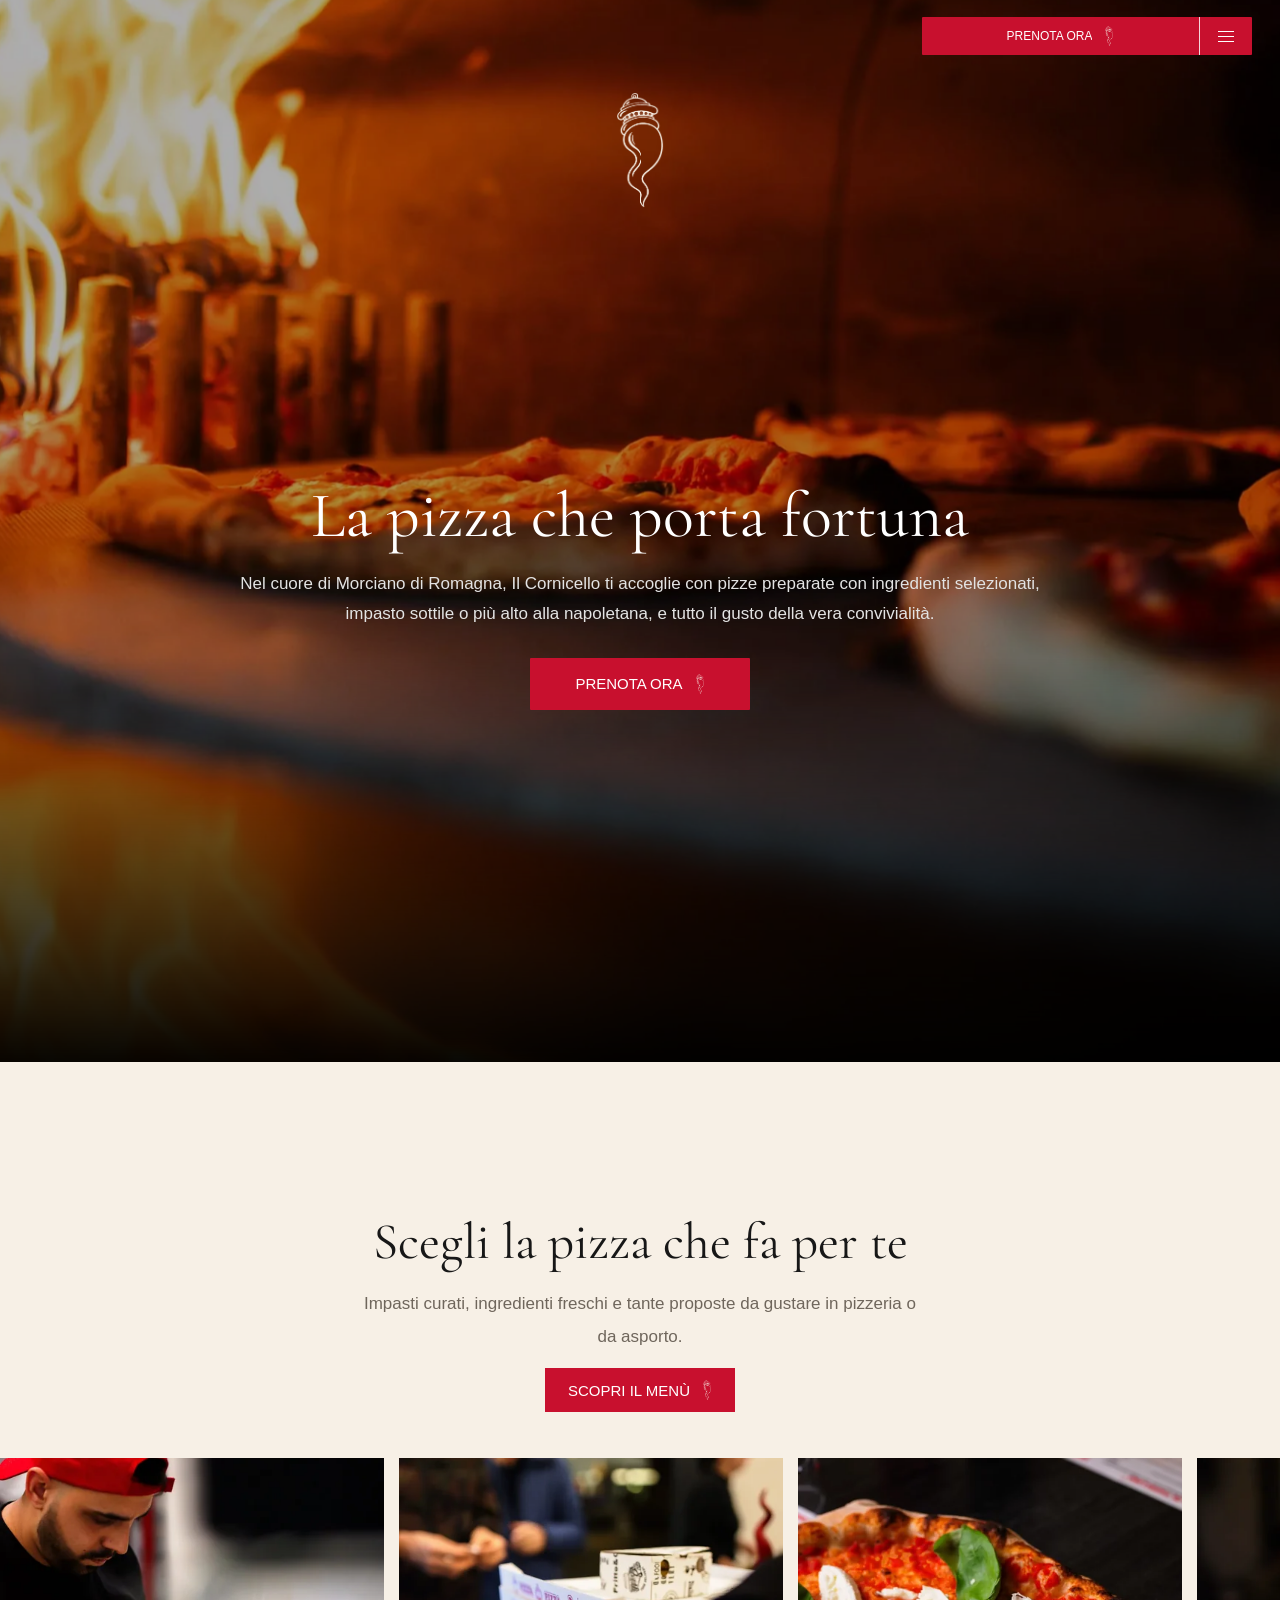
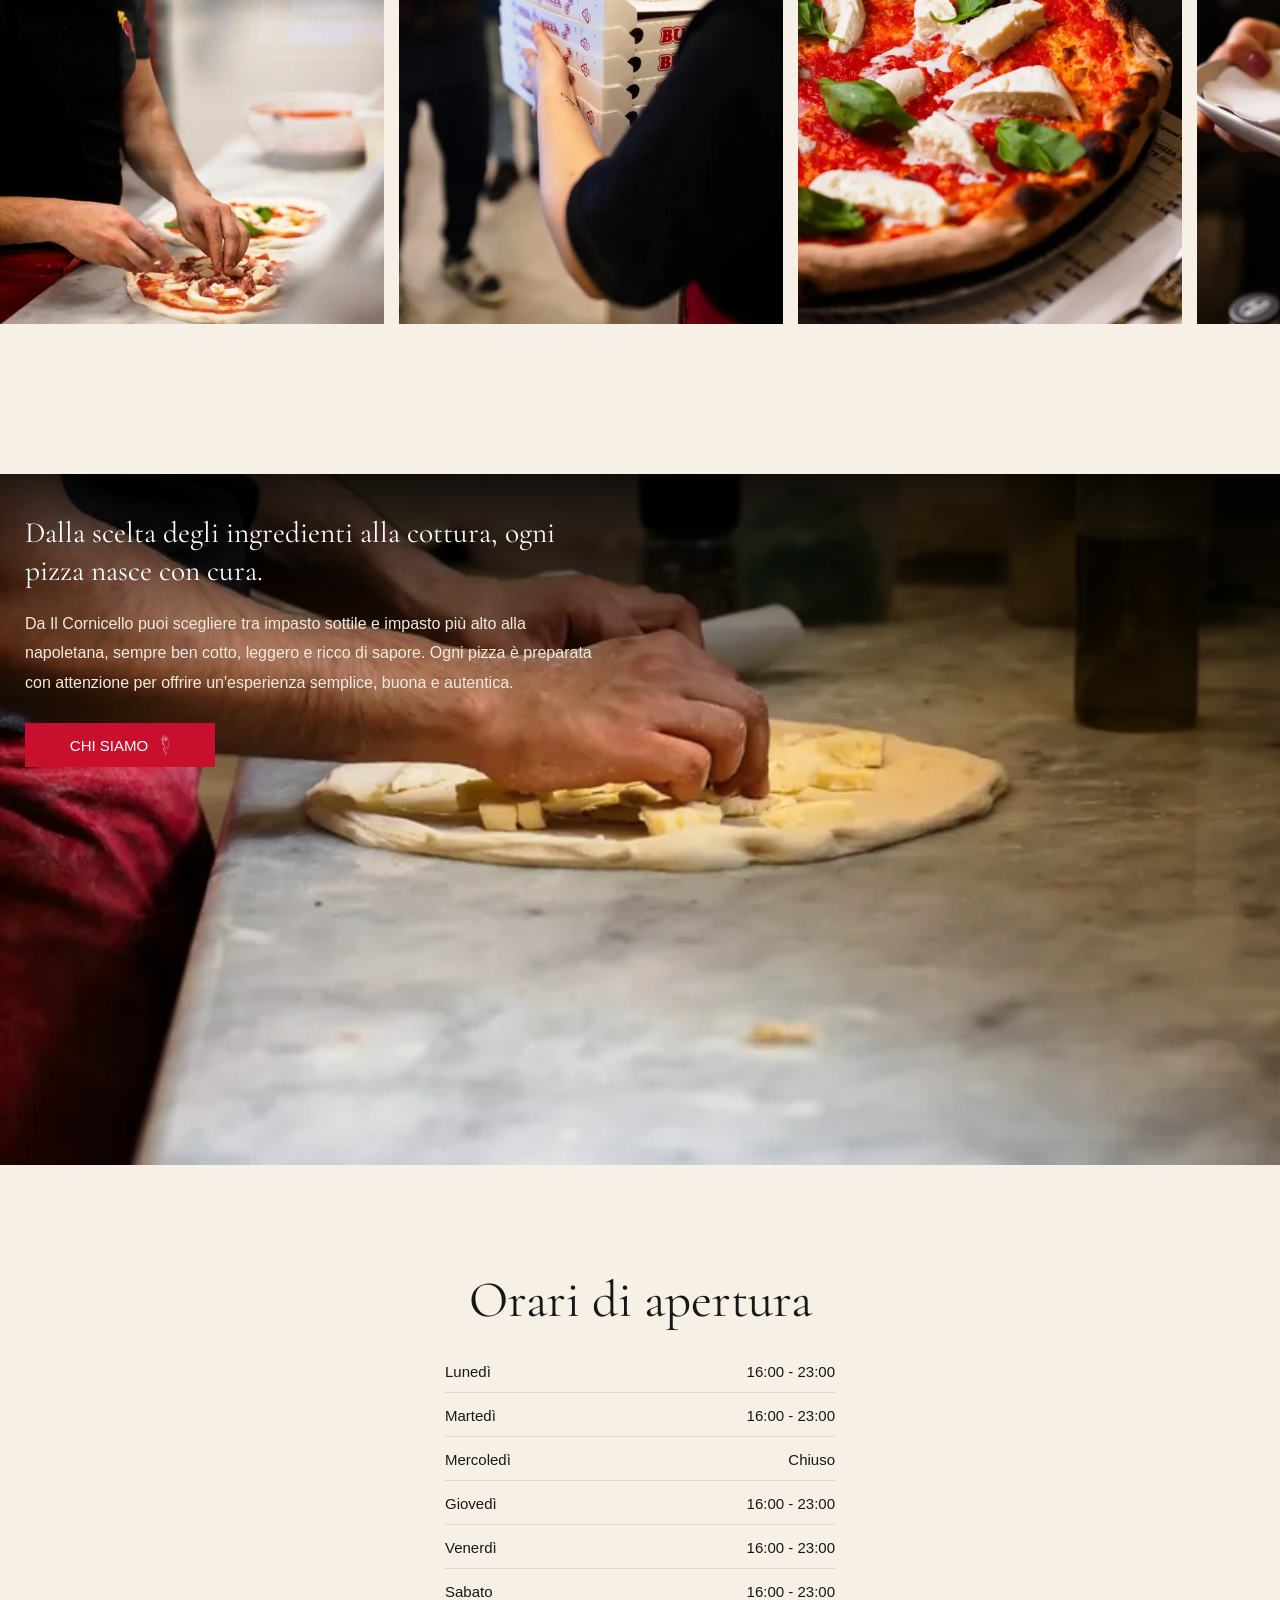
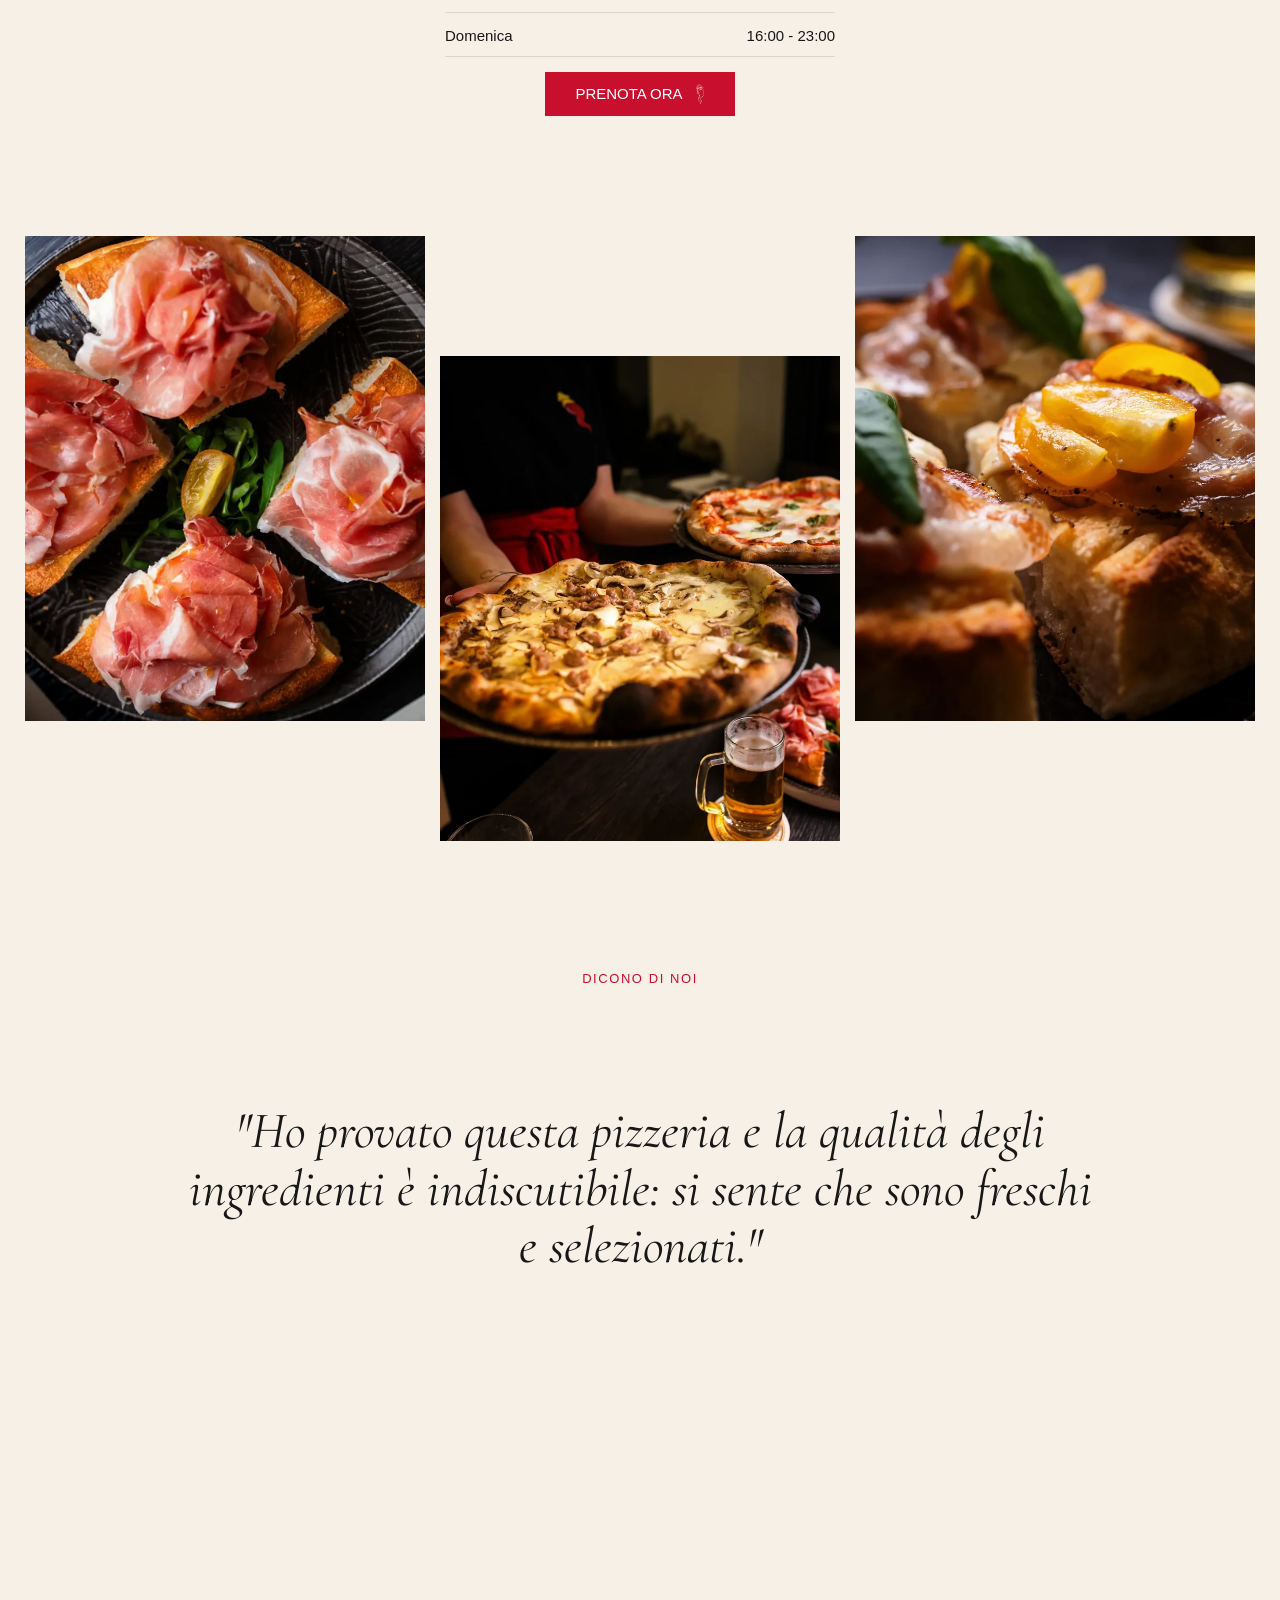
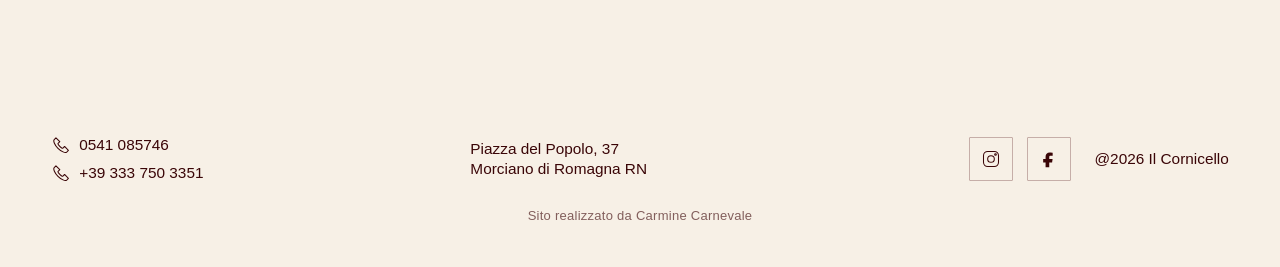
<file: index.html>
<!doctype html>
<html lang="it">
  <head>
    <!-- Google tag (gtag.js) -->
    <script async src="https://www.googletagmanager.com/gtag/js?id=G-2DTFM0SFHN"></script>
    <script>
      window.dataLayer = window.dataLayer || [];
      function gtag(){dataLayer.push(arguments);}
      gtag('js', new Date());
      gtag('config', 'G-2DTFM0SFHN');
    </script>
    <meta charset="UTF-8" />
    <meta name="viewport" content="width=device-width, initial-scale=1.0" />
    <title>Il Cornicello | Pizzeria a Morciano di Romagna</title>
    <meta name="description" content="Il Cornicello è la pizzeria a Morciano di Romagna con pizze sottili, impasto più alto alla napoletana, fritti e specialità da gustare in pizzeria o da asporto." />
    <meta name="robots" content="index, follow, max-image-preview:large" />
    <meta name="theme-color" content="#d3072f" />
    <meta name="geo.region" content="IT-RN" />
    <meta name="geo.placename" content="Morciano di Romagna" />
    <link rel="canonical" href="https://pizzeriailcornicello.it/" />
    <link rel="alternate" hreflang="it-IT" href="https://pizzeriailcornicello.it/" />
    <link rel="alternate" hreflang="x-default" href="https://pizzeriailcornicello.it/" />
    <link rel="icon" href="/favicon.ico" sizes="any" />
    <link rel="icon" type="image/png" sizes="512x512" href="/assets/favicon.png" />
    <link rel="apple-touch-icon" href="/assets/favicon.png" />
    <link rel="manifest" href="manifest.webmanifest" />
    <link rel="image_src" href="https://pizzeriailcornicello.it/assets/link-preview.png" />
    <meta property="og:type" content="restaurant" />
    <meta property="og:locale" content="it_IT" />
    <meta property="og:site_name" content="Il Cornicello" />
    <meta property="og:title" content="Il Cornicello | Pizzeria a Morciano di Romagna" />
    <meta property="og:description" content="Pizze sottili, impasto più alto alla napoletana, fritti e specialità da gustare in pizzeria o da asporto a Morciano di Romagna." />
    <meta property="og:url" content="https://pizzeriailcornicello.it/" />
    <meta property="og:image" content="https://pizzeriailcornicello.it/assets/link-preview.png" />
    <meta property="og:image:type" content="image/png" />
    <meta property="og:image:width" content="1200" />
    <meta property="og:image:height" content="1200" />
    <meta property="og:image:alt" content="Logo Il Cornicello" />
    <meta name="twitter:card" content="summary_large_image" />
    <meta name="twitter:title" content="Il Cornicello | Pizzeria a Morciano di Romagna" />
    <meta name="twitter:description" content="Pizze, fritti e specialità da Il Cornicello a Morciano di Romagna." />
    <meta name="twitter:image" content="https://pizzeriailcornicello.it/assets/link-preview.png" />
    <link rel="preload" as="image" href="assets/header-fire-pizza.webp?v=101" fetchpriority="high" />
    <link rel="preconnect" href="https://fonts.googleapis.com" />
    <link rel="preconnect" href="https://fonts.gstatic.com" crossorigin />
    <link rel="preconnect" href="https://www.googletagmanager.com" />
    <link rel="preload" as="style" href="https://fonts.googleapis.com/css2?family=Cormorant+Garamond:wght@400;500&display=swap" onload="this.onload=null;this.rel='stylesheet'" />
    <link rel="preload" as="style" href="https://api.fontshare.com/v2/css?f[]=author@400&display=swap" onload="this.onload=null;this.rel='stylesheet'" />
    <noscript>
      <link href="https://fonts.googleapis.com/css2?family=Cormorant+Garamond:wght@400;500&display=swap" rel="stylesheet" />
      <link href="https://api.fontshare.com/v2/css?f[]=author@400&display=swap" rel="stylesheet" />
    </noscript>
    <link rel="stylesheet" href="styles.css?v=103" />
    <script type="application/ld+json">
      {
        "@context": "https://schema.org",
        "@graph": [
          {
            "@type": "WebSite",
            "@id": "https://pizzeriailcornicello.it/#website",
            "url": "https://pizzeriailcornicello.it/",
            "name": "Il Cornicello",
            "inLanguage": "it-IT"
          },
          {
            "@type": "WebPage",
            "@id": "https://pizzeriailcornicello.it/#webpage",
            "url": "https://pizzeriailcornicello.it/",
            "name": "Il Cornicello | Pizzeria a Morciano di Romagna",
            "isPartOf": {
              "@id": "https://pizzeriailcornicello.it/#website"
            },
            "primaryImageOfPage": {
              "@type": "ImageObject",
              "url": "https://pizzeriailcornicello.it/assets/link-preview.png",
              "width": 1200,
              "height": 1200
            },
            "thumbnailUrl": "https://pizzeriailcornicello.it/assets/link-preview.png",
            "inLanguage": "it-IT"
          },
          {
            "@type": "Restaurant",
            "@id": "https://pizzeriailcornicello.it/#restaurant",
            "name": "Il Cornicello",
            "url": "https://pizzeriailcornicello.it/",
            "image": "https://pizzeriailcornicello.it/assets/link-preview.png",
            "logo": "https://pizzeriailcornicello.it/assets/favicon.png",
            "servesCuisine": ["Pizza", "Pizzeria"],
            "telephone": ["+390541085746", "+393337503351"],
            "address": {
              "@type": "PostalAddress",
              "streetAddress": "Piazza del Popolo, 37",
              "postalCode": "47833",
              "addressLocality": "Morciano di Romagna",
              "addressRegion": "RN",
              "addressCountry": "IT"
            },
            "sameAs": [
              "https://www.instagram.com/pizzeria_il_cornicello/",
              "https://www.facebook.com/p/il-cornicello-61568496235045/"
            ],
            "hasMenu": "https://pizzeriailcornicello.it/assets/menu.pdf",
            "openingHoursSpecification": [
              {
                "@type": "OpeningHoursSpecification",
                "dayOfWeek": ["Monday", "Tuesday", "Thursday", "Friday", "Saturday", "Sunday"],
                "opens": "16:00",
                "closes": "23:00"
              }
            ]
          }
        ]
      }
    </script>
  </head>
  <body>
    <header class="site-header" data-header>
      <div class="header-actions">
        <a class="phone header-cta" href="https://wa.me/393773758689" target="_blank" rel="noopener noreferrer">PRENOTA ORA</a>
        <button class="menu-toggle" type="button" aria-label="Apri menu" aria-expanded="false" data-menu-toggle>
          <span></span>
          <span></span>
          <span></span>
        </button>
      </div>
    </header>

    <aside class="menu-drawer" aria-hidden="true" data-drawer>
      <div class="drawer-view drawer-view-menu" data-drawer-menu>
        <img class="drawer-logo" src="assets/outline-logo-white.webp?v=101" alt="" width="397" height="970" loading="lazy" decoding="async" />
        <nav class="drawer-links">
          <a href="#top">Home</a>
          <a href="assets/menu.pdf" type="application/pdf">Menù</a>
          <a href="chi-siamo.html">Chi siamo</a>
        </nav>
        <div class="drawer-contact">
          <p>Piazza del Popolo, 37<br />47833 Morciano di Romagna RN</p>
          <a href="tel:0541085746">
            <svg viewBox="0 0 24 24" aria-hidden="true">
              <path d="M6.6 3.8 4.3 6.1c-.8.8-.7 2.7.2 4.8 1 2.3 2.8 4.8 4.8 6.8s4.5 3.8 6.8 4.8c2.1.9 4 .9 4.8.2l2.3-2.3-5.1-5.1-2.2 2.2c-.5.5-2.4-.4-4.2-2.2s-2.7-3.7-2.2-4.2l2.2-2.2-5.1-5.1Z"></path>
            </svg>
            0541 085746
          </a>
          <a href="tel:+393337503351">
            <svg viewBox="0 0 24 24" aria-hidden="true">
              <path d="M6.6 3.8 4.3 6.1c-.8.8-.7 2.7.2 4.8 1 2.3 2.8 4.8 4.8 6.8s4.5 3.8 6.8 4.8c2.1.9 4 .9 4.8.2l2.3-2.3-5.1-5.1-2.2 2.2c-.5.5-2.4-.4-4.2-2.2s-2.7-3.7-2.2-4.2l2.2-2.2-5.1-5.1Z"></path>
            </svg>
            +39 333 750 3351
          </a>
        </div>
        <div class="drawer-socials" aria-label="Social">
          <a href="https://www.instagram.com/pizzeria_il_cornicello/?hl=en" aria-label="Instagram" target="_blank" rel="noopener noreferrer">
            <svg viewBox="0 0 24 24" aria-hidden="true">
              <rect x="3" y="3" width="18" height="18" rx="5"></rect>
              <circle cx="12" cy="12" r="4"></circle>
              <circle cx="17.4" cy="6.6" r="1"></circle>
            </svg>
          </a>
          <a href="https://www.facebook.com/p/il-cornicello-61568496235045/" aria-label="Facebook" target="_blank" rel="noopener noreferrer">
            <svg viewBox="0 0 24 24" aria-hidden="true">
              <path d="M14 8.2h2.4V4.4A18 18 0 0 0 13 4.2c-3.4 0-5.1 2.1-5.1 5v2.7H5v4.2h2.9V22h4.4v-5.9h3.4l.6-4.2h-4V9.6c0-.9.4-1.4 1.7-1.4Z"></path>
            </svg>
          </a>
        </div>
        <p>@2026 Il Cornicello</p>
      </div>
    </aside>

    <main id="top">
      <section class="hero" aria-label="Il Cornicello">
        <img src="assets/header-fire-pizza.webp?v=101" srcset="assets/header-fire-pizza-768.webp?v=101 768w, assets/header-fire-pizza-1200.webp?v=101 1200w, assets/header-fire-pizza.webp?v=101 1638w" sizes="100vw" alt="Pizza nel forno a legna con fiamme vive" width="1638" height="2048" fetchpriority="high" decoding="async" />
        <img class="hero-mark" src="assets/outline-logo-white.webp?v=101" alt="" width="397" height="970" decoding="async" />
        <div class="hero-copy">
          <h1 data-reveal>La pizza che porta fortuna</h1>
          <p data-reveal>Nel cuore di Morciano di Romagna, Il Cornicello ti accoglie con pizze preparate con ingredienti selezionati, impasto sottile o più alto alla napoletana, e tutto il gusto della vera convivialità.</p>
          <a class="button button-light" href="https://wa.me/393773758689" target="_blank" rel="noopener noreferrer">PRENOTA ORA</a>
        </div>
      </section>

      <section class="intro-section" id="menu">
        <div class="section-copy centered">
          <h2 data-reveal>Scegli la pizza che fa per te</h2>
          <p data-reveal>Impasti curati, ingredienti freschi e tante proposte da gustare in pizzeria o da asporto.</p>
          <a class="text-link" href="assets/menu.pdf" type="application/pdf">Scopri il menù</a>
        </div>
        <div class="marquee" aria-hidden="true" data-marquee>
          <div class="marquee-track">
            <figure><img src="assets/gallery-pizzaiolo-pizza.webp?v=101" srcset="assets/gallery-pizzaiolo-pizza-520.webp?v=101 520w, assets/gallery-pizzaiolo-pizza-900.webp?v=101 900w, assets/gallery-pizzaiolo-pizza.webp?v=101 1638w" sizes="(max-width: 700px) 74vw, 30vw" alt="" width="1638" height="2048" loading="lazy" decoding="async" /></figure>
            <figure><img src="assets/gallery-forno-pizza.webp?v=101" srcset="assets/gallery-forno-pizza-520.webp?v=101 520w, assets/gallery-forno-pizza-900.webp?v=101 900w, assets/gallery-forno-pizza.webp?v=101 1638w" sizes="(max-width: 700px) 74vw, 30vw" alt="" width="1638" height="2048" loading="lazy" decoding="async" /></figure>
            <figure><img src="assets/gallery-crostini.webp?v=101" srcset="assets/gallery-crostini-520.webp?v=101 520w, assets/gallery-crostini-900.webp?v=101 900w, assets/gallery-crostini.webp?v=101 1638w" sizes="(max-width: 700px) 74vw, 30vw" alt="" width="1638" height="2048" loading="lazy" decoding="async" /></figure>
            <figure><img src="assets/gallery-fritti-birra.webp?v=101" srcset="assets/gallery-fritti-birra-520.webp?v=101 520w, assets/gallery-fritti-birra-900.webp?v=101 900w, assets/gallery-fritti-birra.webp?v=101 1638w" sizes="(max-width: 700px) 74vw, 30vw" alt="" width="1638" height="2048" loading="lazy" decoding="async" /></figure>
            <figure><img src="assets/slideshow-baba.webp?v=101" srcset="assets/slideshow-baba-520.webp?v=101 520w, assets/slideshow-baba-900.webp?v=101 900w, assets/slideshow-baba.webp?v=101 1638w" sizes="(max-width: 700px) 74vw, 30vw" alt="" width="1638" height="2048" loading="lazy" decoding="async" /></figure>
            <figure><img src="assets/gallery-pizza-gialla.webp?v=101" srcset="assets/gallery-pizza-gialla-520.webp?v=101 520w, assets/gallery-pizza-gialla-900.webp?v=101 900w, assets/gallery-pizza-gialla.webp?v=101 1638w" sizes="(max-width: 700px) 74vw, 30vw" alt="" width="1638" height="2048" loading="lazy" decoding="async" /></figure>
            <figure aria-hidden="true"><img src="assets/gallery-pizzaiolo-pizza.webp?v=101" srcset="assets/gallery-pizzaiolo-pizza-520.webp?v=101 520w, assets/gallery-pizzaiolo-pizza-900.webp?v=101 900w, assets/gallery-pizzaiolo-pizza.webp?v=101 1638w" sizes="(max-width: 700px) 74vw, 30vw" alt="" width="1638" height="2048" loading="lazy" decoding="async" /></figure>
            <figure aria-hidden="true"><img src="assets/gallery-forno-pizza.webp?v=101" srcset="assets/gallery-forno-pizza-520.webp?v=101 520w, assets/gallery-forno-pizza-900.webp?v=101 900w, assets/gallery-forno-pizza.webp?v=101 1638w" sizes="(max-width: 700px) 74vw, 30vw" alt="" width="1638" height="2048" loading="lazy" decoding="async" /></figure>
            <figure aria-hidden="true"><img src="assets/gallery-crostini.webp?v=101" srcset="assets/gallery-crostini-520.webp?v=101 520w, assets/gallery-crostini-900.webp?v=101 900w, assets/gallery-crostini.webp?v=101 1638w" sizes="(max-width: 700px) 74vw, 30vw" alt="" width="1638" height="2048" loading="lazy" decoding="async" /></figure>
            <figure aria-hidden="true"><img src="assets/gallery-fritti-birra.webp?v=101" srcset="assets/gallery-fritti-birra-520.webp?v=101 520w, assets/gallery-fritti-birra-900.webp?v=101 900w, assets/gallery-fritti-birra.webp?v=101 1638w" sizes="(max-width: 700px) 74vw, 30vw" alt="" width="1638" height="2048" loading="lazy" decoding="async" /></figure>
            <figure aria-hidden="true"><img src="assets/slideshow-baba.webp?v=101" srcset="assets/slideshow-baba-520.webp?v=101 520w, assets/slideshow-baba-900.webp?v=101 900w, assets/slideshow-baba.webp?v=101 1638w" sizes="(max-width: 700px) 74vw, 30vw" alt="" width="1638" height="2048" loading="lazy" decoding="async" /></figure>
            <figure aria-hidden="true"><img src="assets/gallery-pizza-gialla.webp?v=101" srcset="assets/gallery-pizza-gialla-520.webp?v=101 520w, assets/gallery-pizza-gialla-900.webp?v=101 900w, assets/gallery-pizza-gialla.webp?v=101 1638w" sizes="(max-width: 700px) 74vw, 30vw" alt="" width="1638" height="2048" loading="lazy" decoding="async" /></figure>
          </div>
        </div>
      </section>

      <section class="story-panel" id="story">
        <img src="assets/story-ingredients-pizzaiolo.webp?v=101" srcset="assets/story-ingredients-pizzaiolo-768.webp?v=101 768w, assets/story-ingredients-pizzaiolo-1200.webp?v=101 1200w, assets/story-ingredients-pizzaiolo.webp?v=101 1638w" sizes="(max-width: 700px) 100vw, 50vw" alt="Pizzaiolo de Il Cornicello mentre prepara una pizza al banco" width="1638" height="2048" loading="lazy" decoding="async" />
        <div class="story-copy">
          <h2 data-reveal>Dalla scelta degli ingredienti alla cottura, ogni pizza nasce con cura.</h2>
          <p data-reveal>Da Il Cornicello puoi scegliere tra impasto sottile e impasto più alto alla napoletana, sempre ben cotto, leggero e ricco di sapore. Ogni pizza è preparata con attenzione per offrire un'esperienza semplice, buona e autentica.</p>
          <a class="text-link story-link" href="chi-siamo.html">Chi siamo</a>
        </div>
      </section>

      <section class="hours-section" id="hours">
        <div class="section-copy centered hours-copy">
          <h2 class="hours-title" data-reveal>Orari di apertura</h2>
          <ul class="hours-list">
            <li><span>Lunedì</span><span>16:00 - 23:00</span></li>
            <li><span>Martedì</span><span>16:00 - 23:00</span></li>
            <li><span>Mercoledì</span><span>Chiuso</span></li>
            <li><span>Giovedì</span><span>16:00 - 23:00</span></li>
            <li><span>Venerdì</span><span>16:00 - 23:00</span></li>
            <li><span>Sabato</span><span>16:00 - 23:00</span></li>
            <li><span>Domenica</span><span>16:00 - 23:00</span></li>
          </ul>
          <a class="text-link" href="https://wa.me/393773758689" target="_blank" rel="noopener noreferrer">PRENOTA ORA</a>
        </div>

        <div class="staggered-grid bottom-grid" data-hours-gallery>
          <figure><img src="assets/hours-restaurant-1.webp?v=101" srcset="assets/hours-restaurant-1-768.webp?v=101 768w, assets/hours-restaurant-1-1200.webp?v=101 1200w, assets/hours-restaurant-1.webp?v=101 2048w" sizes="(max-width: 700px) 100vw, 33vw" alt="Crostini e specialità serviti da Il Cornicello" width="2048" height="1638" loading="lazy" decoding="async" /></figure>
          <figure><img src="assets/hours-restaurant-2.webp?v=101" srcset="assets/hours-restaurant-2-768.webp?v=101 768w, assets/hours-restaurant-2-1200.webp?v=101 1200w, assets/hours-restaurant-2.webp?v=101 1638w" sizes="(max-width: 700px) 100vw, 33vw" alt="Pizza e prodotti de Il Cornicello pronti al tavolo" width="1638" height="2048" loading="lazy" decoding="async" /></figure>
          <figure><img src="assets/hours-restaurant-3.webp?v=101" srcset="assets/hours-restaurant-3-768.webp?v=101 768w, assets/hours-restaurant-3-1200.webp?v=101 1200w, assets/hours-restaurant-3.webp?v=101 1638w" sizes="(max-width: 700px) 100vw, 33vw" alt="Pizza de Il Cornicello servita con birra" width="1638" height="2048" loading="lazy" decoding="async" /></figure>
        </div>
      </section>

      <section class="news-section" id="reviews">
        <h2 class="reviews-title" data-reveal>Dicono di noi</h2>
        <div class="review-slider" id="review-list" data-review-slider>
          <article class="review-card is-active">
            <blockquote>"Ho provato questa pizzeria e la qualità degli ingredienti è indiscutibile: si sente che sono freschi e selezionati."</blockquote>
          </article>
          <article class="review-card">
            <blockquote>"Fanno sia impasto sottile che impasto un po' più alto alla napoletana, ma ben cotto e non gommoso."</blockquote>
          </article>
          <article class="review-card">
            <blockquote>"Pizza super ed ottima con ingredienti di qualità. Li straconsiglio perché oltre a fare una buonissima pizza sono davvero davvero molto carini e gentili. Grazie alla prossima."</blockquote>
          </article>
          <article class="review-card">
            <blockquote>"Una delle pizzerie migliori in cui sia mai stato. Esperienza veramente eccellente, l'ambiente è curato e pulito. Il personale è accogliente, gentile e sempre disponibile per ogni cosa."</blockquote>
          </article>
          <article class="review-card">
            <blockquote>"Il cibo non è assolutamente da meno: dei panini incredibili e una pizza fritta a dir poco speciale. Da provare assolutamente."</blockquote>
          </article>
          <article class="review-card">
            <blockquote>"Tutto perfetto! Pizze fantastiche, belle ma soprattutto molto buone! Servizio molto veloce e personale molto gentile e accogliente. TUTTO TOP."</blockquote>
          </article>
        </div>
      </section>
    </main>

    <footer class="site-footer" id="contacts">
      <div class="footer-minimal">
        <div class="footer-phone-stack" aria-label="Telefono">
          <a class="footer-phone" href="tel:0541085746" aria-label="Chiama Il Cornicello al numero fisso">
            <svg viewBox="0 0 24 24" aria-hidden="true">
              <path d="M6.6 3.8 4.3 6.1c-.8.8-.7 2.7.2 4.8 1 2.3 2.8 4.8 4.8 6.8s4.5 3.8 6.8 4.8c2.1.9 4 .9 4.8.2l2.3-2.3-5.1-5.1-2.2 2.2c-.5.5-2.4-.4-4.2-2.2s-2.7-3.7-2.2-4.2l2.2-2.2-5.1-5.1Z"></path>
            </svg>
            <span class="footer-phone-text">0541 085746</span>
          </a>
          <a class="footer-phone" href="tel:+393337503351" aria-label="Chiama Il Cornicello al cellulare">
            <svg viewBox="0 0 24 24" aria-hidden="true">
              <path d="M6.6 3.8 4.3 6.1c-.8.8-.7 2.7.2 4.8 1 2.3 2.8 4.8 4.8 6.8s4.5 3.8 6.8 4.8c2.1.9 4 .9 4.8.2l2.3-2.3-5.1-5.1-2.2 2.2c-.5.5-2.4-.4-4.2-2.2s-2.7-3.7-2.2-4.2l2.2-2.2-5.1-5.1Z"></path>
            </svg>
            <span class="footer-phone-text">+39 333 750 3351</span>
          </a>
        </div>
        <address>Piazza del Popolo, 37<br />Morciano di Romagna RN</address>
        <nav class="footer-socials" aria-label="Social footer">
          <a href="https://www.instagram.com/pizzeria_il_cornicello/?hl=en" aria-label="Instagram" target="_blank" rel="noopener noreferrer">
            <svg viewBox="0 0 24 24" aria-hidden="true">
              <rect x="3" y="3" width="18" height="18" rx="5"></rect>
              <circle cx="12" cy="12" r="4"></circle>
              <circle cx="17.4" cy="6.6" r="1"></circle>
            </svg>
          </a>
          <a href="https://www.facebook.com/p/il-cornicello-61568496235045/" aria-label="Facebook" target="_blank" rel="noopener noreferrer">
            <svg viewBox="0 0 24 24" aria-hidden="true">
              <path d="M14 8.2h2.4V4.4A18 18 0 0 0 13 4.2c-3.4 0-5.1 2.1-5.1 5v2.7H5v4.2h2.9V22h4.4v-5.9h3.4l.6-4.2h-4V9.6c0-.9.4-1.4 1.7-1.4Z"></path>
            </svg>
          </a>
        </nav>
        <p>@2026 Il Cornicello</p>
        <a class="footer-credit" href="https://wa.me/393501183681" target="_blank" rel="noopener noreferrer">Sito realizzato da Carmine Carnevale</a>
      </div>
    </footer>

    <script src="script.js?v=103"></script>
  </body>
</html>
</file>
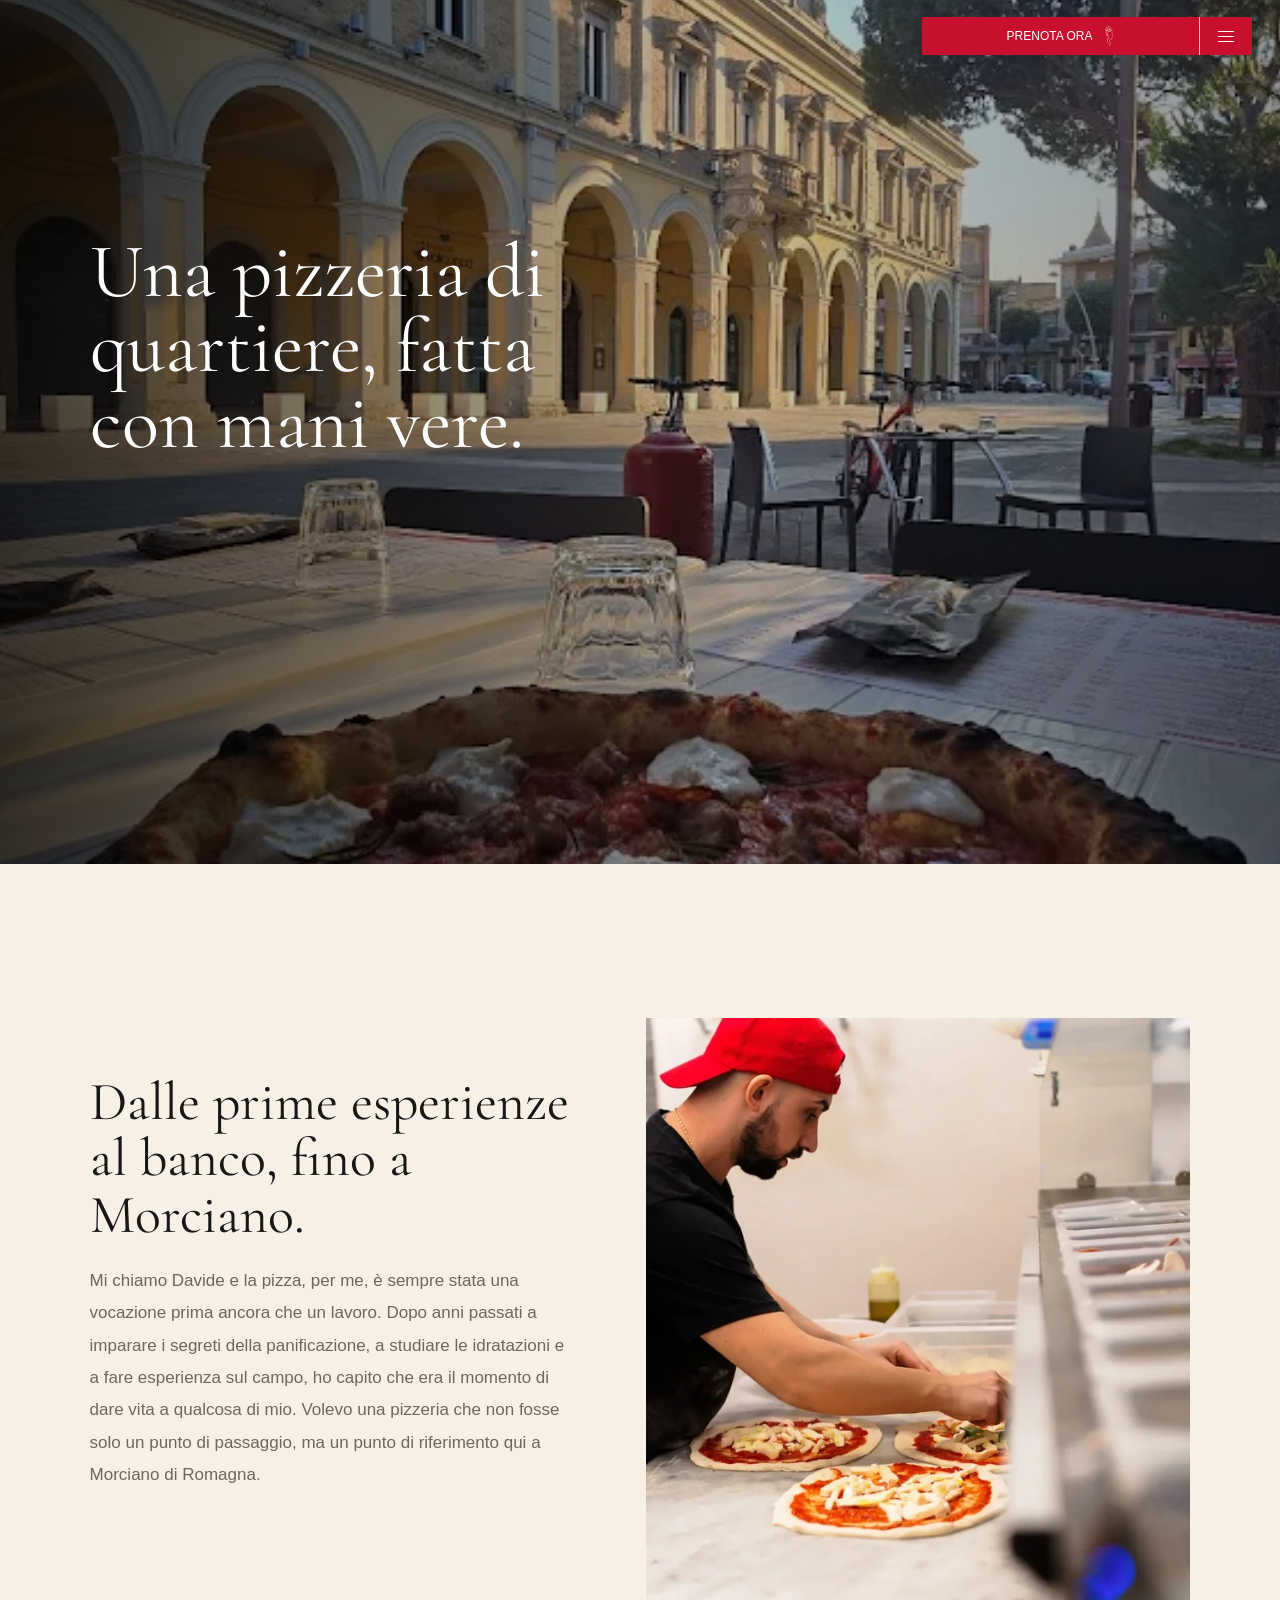
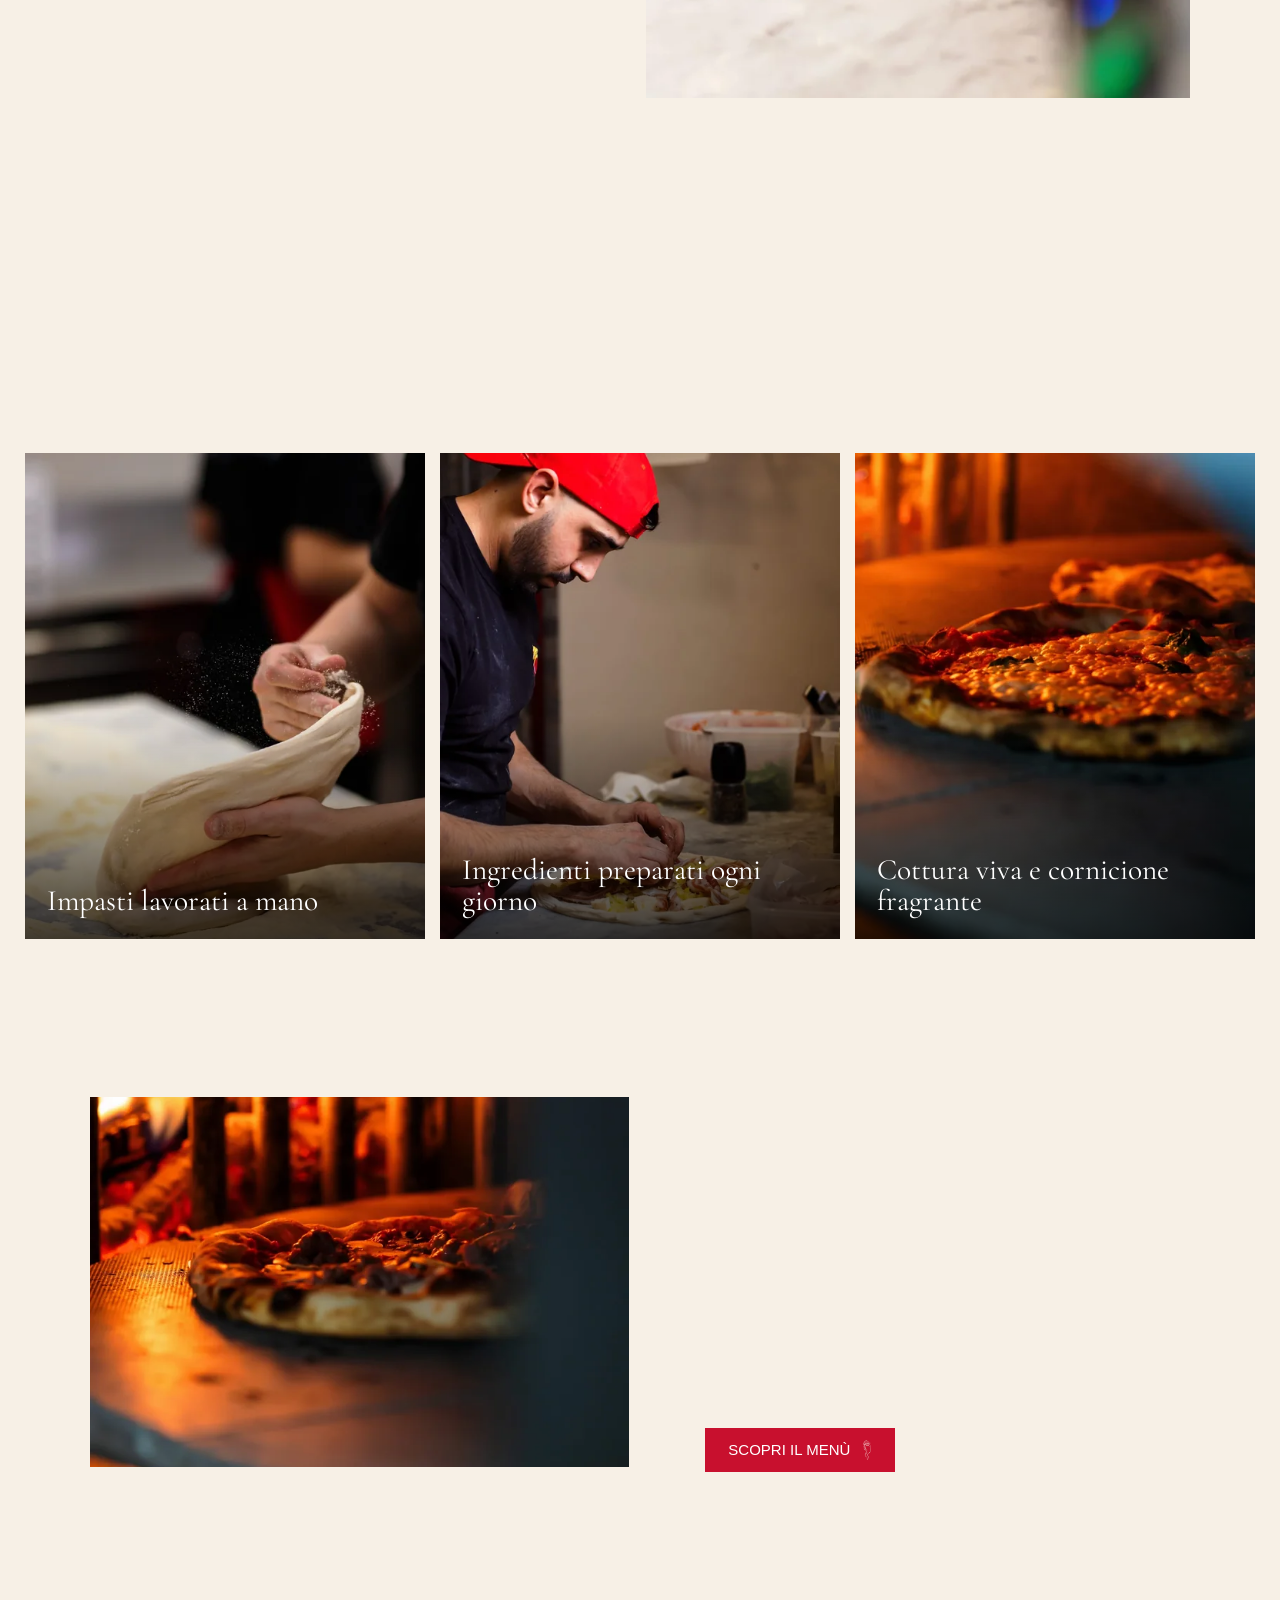
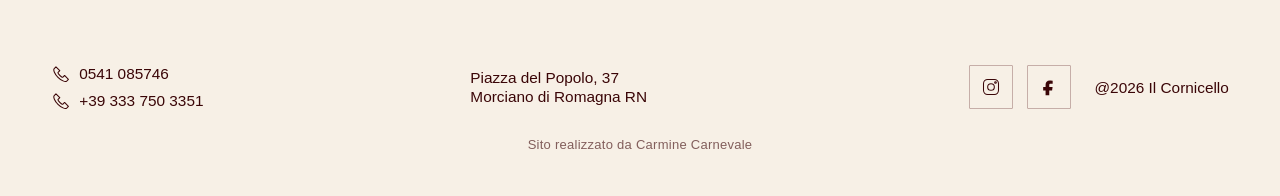
<file: chi-siamo.html>
<!doctype html>
<html lang="it">
  <head>
    <!-- Google tag (gtag.js) -->
    <script async src="https://www.googletagmanager.com/gtag/js?id=G-2DTFM0SFHN"></script>
    <script>
      window.dataLayer = window.dataLayer || [];
      function gtag(){dataLayer.push(arguments);}
      gtag('js', new Date());
      gtag('config', 'G-2DTFM0SFHN');
    </script>
    <meta charset="UTF-8" />
    <meta name="viewport" content="width=device-width, initial-scale=1.0" />
    <title>Chi siamo | Il Cornicello</title>
    <meta name="description" content="Scopri la storia de Il Cornicello, pizzeria a Morciano di Romagna nata dalla passione per impasti, ingredienti freschi e accoglienza." />
    <meta name="robots" content="noindex, follow, max-image-preview:large" />
    <meta name="theme-color" content="#d3072f" />
    <meta name="geo.region" content="IT-RN" />
    <meta name="geo.placename" content="Morciano di Romagna" />
    <link rel="canonical" href="https://pizzeriailcornicello.it/chi-siamo.html" />
    <link rel="alternate" hreflang="it-IT" href="https://pizzeriailcornicello.it/chi-siamo.html" />
    <link rel="alternate" hreflang="x-default" href="https://pizzeriailcornicello.it/chi-siamo.html" />
    <link rel="icon" href="/favicon.ico" sizes="any" />
    <link rel="icon" type="image/png" sizes="512x512" href="/assets/favicon.png" />
    <link rel="apple-touch-icon" href="/assets/favicon.png" />
    <link rel="manifest" href="manifest.webmanifest" />
    <link rel="image_src" href="https://pizzeriailcornicello.it/assets/link-preview.png" />
    <meta property="og:type" content="article" />
    <meta property="og:locale" content="it_IT" />
    <meta property="og:site_name" content="Il Cornicello" />
    <meta property="og:title" content="Chi siamo | Il Cornicello" />
    <meta property="og:description" content="La storia de Il Cornicello, pizzeria a Morciano di Romagna fatta di impasti, forno e persone." />
    <meta property="og:url" content="https://pizzeriailcornicello.it/chi-siamo.html" />
    <meta property="og:image" content="https://pizzeriailcornicello.it/assets/link-preview.png" />
    <meta property="og:image:type" content="image/png" />
    <meta property="og:image:width" content="1200" />
    <meta property="og:image:height" content="1200" />
    <meta property="og:image:alt" content="Logo Il Cornicello" />
    <meta name="twitter:card" content="summary_large_image" />
    <meta name="twitter:title" content="Chi siamo | Il Cornicello" />
    <meta name="twitter:description" content="La storia e la cucina de Il Cornicello a Morciano di Romagna." />
    <meta name="twitter:image" content="https://pizzeriailcornicello.it/assets/link-preview.png" />
    <link rel="preload" as="image" href="assets/about-header.webp?v=101" fetchpriority="high" />
    <link rel="preconnect" href="https://fonts.googleapis.com" />
    <link rel="preconnect" href="https://fonts.gstatic.com" crossorigin />
    <link rel="preconnect" href="https://www.googletagmanager.com" />
    <link rel="preload" as="style" href="https://fonts.googleapis.com/css2?family=Cormorant+Garamond:wght@400;500&display=swap" onload="this.onload=null;this.rel='stylesheet'" />
    <link rel="preload" as="style" href="https://api.fontshare.com/v2/css?f[]=author@400&display=swap" onload="this.onload=null;this.rel='stylesheet'" />
    <noscript>
      <link href="https://fonts.googleapis.com/css2?family=Cormorant+Garamond:wght@400;500&display=swap" rel="stylesheet" />
      <link href="https://api.fontshare.com/v2/css?f[]=author@400&display=swap" rel="stylesheet" />
    </noscript>
    <link rel="stylesheet" href="styles.css?v=103" />
    <script type="application/ld+json">
      {
        "@context": "https://schema.org",
        "@graph": [
          {
            "@type": "AboutPage",
            "@id": "https://pizzeriailcornicello.it/chi-siamo.html#about",
            "url": "https://pizzeriailcornicello.it/chi-siamo.html",
            "name": "Chi siamo | Il Cornicello",
            "isPartOf": {
              "@id": "https://pizzeriailcornicello.it/#website"
            },
            "about": {
              "@id": "https://pizzeriailcornicello.it/#restaurant"
            },
            "primaryImageOfPage": {
              "@type": "ImageObject",
              "url": "https://pizzeriailcornicello.it/assets/link-preview.png",
              "width": 1200,
              "height": 1200
            },
            "thumbnailUrl": "https://pizzeriailcornicello.it/assets/link-preview.png",
            "inLanguage": "it-IT"
          },
          {
            "@type": "Restaurant",
            "@id": "https://pizzeriailcornicello.it/#restaurant",
            "name": "Il Cornicello",
            "url": "https://pizzeriailcornicello.it/",
            "image": "https://pizzeriailcornicello.it/assets/link-preview.png",
            "logo": "https://pizzeriailcornicello.it/assets/favicon.png",
            "servesCuisine": ["Pizza", "Pizzeria"],
            "telephone": ["+390541085746", "+393337503351"],
            "address": {
              "@type": "PostalAddress",
              "streetAddress": "Piazza del Popolo, 37",
              "postalCode": "47833",
              "addressLocality": "Morciano di Romagna",
              "addressRegion": "RN",
              "addressCountry": "IT"
            },
            "sameAs": [
              "https://www.instagram.com/pizzeria_il_cornicello/",
              "https://www.facebook.com/p/il-cornicello-61568496235045/"
            ],
            "hasMenu": "https://pizzeriailcornicello.it/assets/menu.pdf"
          }
        ]
      }
    </script>
  </head>
  <body class="about-page">
    <header class="site-header" data-header>
      <div class="header-actions">
        <a class="phone header-cta" href="https://wa.me/393773758689" target="_blank" rel="noopener noreferrer">PRENOTA ORA</a>
        <button class="menu-toggle" type="button" aria-label="Apri menu" aria-expanded="false" data-menu-toggle>
          <span></span>
          <span></span>
          <span></span>
        </button>
      </div>
    </header>

    <aside class="menu-drawer" aria-hidden="true" data-drawer>
      <div class="drawer-view drawer-view-menu" data-drawer-menu>
        <img class="drawer-logo" src="assets/outline-logo-white.webp?v=101" alt="" width="397" height="970" loading="lazy" decoding="async" />
        <nav class="drawer-links">
          <a href="index.html#top">Home</a>
          <a href="assets/menu.pdf" type="application/pdf">Menù</a>
          <a href="chi-siamo.html">Chi siamo</a>
        </nav>
        <div class="drawer-contact">
          <p>Piazza del Popolo, 37<br />47833 Morciano di Romagna RN</p>
          <a href="tel:0541085746">
            <svg viewBox="0 0 24 24" aria-hidden="true">
              <path d="M6.6 3.8 4.3 6.1c-.8.8-.7 2.7.2 4.8 1 2.3 2.8 4.8 4.8 6.8s4.5 3.8 6.8 4.8c2.1.9 4 .9 4.8.2l2.3-2.3-5.1-5.1-2.2 2.2c-.5.5-2.4-.4-4.2-2.2s-2.7-3.7-2.2-4.2l2.2-2.2-5.1-5.1Z"></path>
            </svg>
            0541 085746
          </a>
          <a href="tel:+393337503351">
            <svg viewBox="0 0 24 24" aria-hidden="true">
              <path d="M6.6 3.8 4.3 6.1c-.8.8-.7 2.7.2 4.8 1 2.3 2.8 4.8 4.8 6.8s4.5 3.8 6.8 4.8c2.1.9 4 .9 4.8.2l2.3-2.3-5.1-5.1-2.2 2.2c-.5.5-2.4-.4-4.2-2.2s-2.7-3.7-2.2-4.2l2.2-2.2-5.1-5.1Z"></path>
            </svg>
            +39 333 750 3351
          </a>
        </div>
        <div class="drawer-socials" aria-label="Social">
          <a href="https://www.instagram.com/pizzeria_il_cornicello/?hl=en" aria-label="Instagram" target="_blank" rel="noopener noreferrer">
            <svg viewBox="0 0 24 24" aria-hidden="true">
              <rect x="3" y="3" width="18" height="18" rx="5"></rect>
              <circle cx="12" cy="12" r="4"></circle>
              <circle cx="17.4" cy="6.6" r="1"></circle>
            </svg>
          </a>
          <a href="https://www.facebook.com/p/il-cornicello-61568496235045/" aria-label="Facebook" target="_blank" rel="noopener noreferrer">
            <svg viewBox="0 0 24 24" aria-hidden="true">
              <path d="M14 8.2h2.4V4.4A18 18 0 0 0 13 4.2c-3.4 0-5.1 2.1-5.1 5v2.7H5v4.2h2.9V22h4.4v-5.9h3.4l.6-4.2h-4V9.6c0-.9.4-1.4 1.7-1.4Z"></path>
            </svg>
          </a>
        </div>
        <p>@2026 Il Cornicello</p>
      </div>
    </aside>

    <main id="top">
      <section class="about-hero" aria-label="Chi siamo">
        <img src="assets/about-header.webp?v=101" alt="Pizza de Il Cornicello davanti alla piazza di Morciano" width="574" height="1020" fetchpriority="high" decoding="async" />
        <div class="about-hero-copy">
          <h1 data-reveal>Una pizzeria di quartiere, fatta con mani vere.</h1>
        </div>
      </section>

      <section class="about-intro">
        <div class="about-intro-copy">
          <h2 data-reveal>Dalle prime esperienze al banco, fino a Morciano.</h2>
          <p data-reveal>Mi chiamo Davide e la pizza, per me, è sempre stata una vocazione prima ancora che un lavoro. Dopo anni passati a imparare i segreti della panificazione, a studiare le idratazioni e a fare esperienza sul campo, ho capito che era il momento di dare vita a qualcosa di mio. Volevo una pizzeria che non fosse solo un punto di passaggio, ma un punto di riferimento qui a Morciano di Romagna.</p>
          <p data-reveal>Quando ho aperto Il Cornicello sapevo che la qualità degli ingredienti non sarebbe bastata senza l'ingrediente più importante: le persone. Per questo ho voluto accanto a me un team speciale.</p>
        </div>
        <figure>
        <img src="assets/pizzaiolo-prep.webp?v=101" srcset="assets/pizzaiolo-prep-640.webp?v=101 640w, assets/pizzaiolo-prep-960.webp?v=101 960w, assets/pizzaiolo-prep.webp?v=101 1279w" sizes="(max-width: 700px) 100vw, 50vw" alt="Davide prepara le pizze al banco de Il Cornicello" width="1279" height="1600" loading="lazy" decoding="async" />
        </figure>
      </section>

      <section class="about-process">
        <div class="section-copy centered">
          <h2 data-reveal>Il nostro modo di lavorare</h2>
          <p data-reveal>Ogni passaggio ha il suo tempo: dall'impasto alla farcitura, fino al forno. La cura si vede nei dettagli e si sente al primo morso.</p>
        </div>
        <div class="about-process-grid">
          <figure>
            <img src="assets/dough-stretch.webp?v=101" srcset="assets/dough-stretch-520.webp?v=101 520w, assets/dough-stretch-900.webp?v=101 900w, assets/dough-stretch.webp?v=101 1638w" sizes="(max-width: 700px) 100vw, 33vw" alt="Impasto steso a mano" width="1638" height="2048" loading="lazy" decoding="async" />
            <figcaption>Impasti lavorati a mano</figcaption>
          </figure>
          <figure>
            <img src="assets/slideshow-guarnizione-pizza.webp?v=101" srcset="assets/slideshow-guarnizione-pizza-520.webp?v=101 520w, assets/slideshow-guarnizione-pizza-900.webp?v=101 900w, assets/slideshow-guarnizione-pizza.webp?v=101 1638w" sizes="(max-width: 700px) 100vw, 33vw" alt="Pizza guarnita al banco con ingredienti freschi" width="1638" height="2048" loading="lazy" decoding="async" />
            <figcaption>Ingredienti preparati ogni giorno</figcaption>
          </figure>
          <figure>
            <img src="assets/slideshow-forno-fiamma.webp?v=101" srcset="assets/slideshow-forno-fiamma-520.webp?v=101 520w, assets/slideshow-forno-fiamma-900.webp?v=101 900w, assets/slideshow-forno-fiamma.webp?v=101 1365w" sizes="(max-width: 700px) 100vw, 33vw" alt="Pizza in forno con fiamma viva" width="1365" height="2048" loading="lazy" decoding="async" />
            <figcaption>Cottura viva e cornicione fragrante</figcaption>
          </figure>
        </div>
      </section>

      <section class="about-band">
        <figure>
          <img src="assets/slideshow-pizza-servita.webp?v=101" srcset="assets/slideshow-pizza-servita-768.webp?v=101 768w, assets/slideshow-pizza-servita-1200.webp?v=101 1200w, assets/slideshow-pizza-servita.webp?v=101 1638w" sizes="(max-width: 700px) 100vw, 50vw" alt="Pizza servita al tavolo pronta da condividere" width="1638" height="2048" loading="lazy" decoding="async" />
        </figure>
        <div>
          <h2 data-reveal>Una pizza sincera, da mangiare qui o portare via.</h2>
          <p data-reveal>Da Il Cornicello trovi pizze sottili, proposte più alte alla napoletana, fritti e specialità da condividere. Il resto lo fanno l'accoglienza, il forno e quella voglia di tornare che riconosci subito.</p>
          <a class="text-link" href="assets/menu.pdf" type="application/pdf">Scopri il menù</a>
        </div>
      </section>
    </main>

    <footer class="site-footer" id="contacts">
      <div class="footer-minimal">
        <div class="footer-phone-stack" aria-label="Telefono">
          <a class="footer-phone" href="tel:0541085746" aria-label="Chiama Il Cornicello al numero fisso">
            <svg viewBox="0 0 24 24" aria-hidden="true">
              <path d="M6.6 3.8 4.3 6.1c-.8.8-.7 2.7.2 4.8 1 2.3 2.8 4.8 4.8 6.8s4.5 3.8 6.8 4.8c2.1.9 4 .9 4.8.2l2.3-2.3-5.1-5.1-2.2 2.2c-.5.5-2.4-.4-4.2-2.2s-2.7-3.7-2.2-4.2l2.2-2.2-5.1-5.1Z"></path>
            </svg>
            <span class="footer-phone-text">0541 085746</span>
          </a>
          <a class="footer-phone" href="tel:+393337503351" aria-label="Chiama Il Cornicello al cellulare">
            <svg viewBox="0 0 24 24" aria-hidden="true">
              <path d="M6.6 3.8 4.3 6.1c-.8.8-.7 2.7.2 4.8 1 2.3 2.8 4.8 4.8 6.8s4.5 3.8 6.8 4.8c2.1.9 4 .9 4.8.2l2.3-2.3-5.1-5.1-2.2 2.2c-.5.5-2.4-.4-4.2-2.2s-2.7-3.7-2.2-4.2l2.2-2.2-5.1-5.1Z"></path>
            </svg>
            <span class="footer-phone-text">+39 333 750 3351</span>
          </a>
        </div>
        <address>Piazza del Popolo, 37<br />Morciano di Romagna RN</address>
        <nav class="footer-socials" aria-label="Social footer">
          <a href="https://www.instagram.com/pizzeria_il_cornicello/?hl=en" aria-label="Instagram" target="_blank" rel="noopener noreferrer">
            <svg viewBox="0 0 24 24" aria-hidden="true">
              <rect x="3" y="3" width="18" height="18" rx="5"></rect>
              <circle cx="12" cy="12" r="4"></circle>
              <circle cx="17.4" cy="6.6" r="1"></circle>
            </svg>
          </a>
          <a href="https://www.facebook.com/p/il-cornicello-61568496235045/" aria-label="Facebook" target="_blank" rel="noopener noreferrer">
            <svg viewBox="0 0 24 24" aria-hidden="true">
              <path d="M14 8.2h2.4V4.4A18 18 0 0 0 13 4.2c-3.4 0-5.1 2.1-5.1 5v2.7H5v4.2h2.9V22h4.4v-5.9h3.4l.6-4.2h-4V9.6c0-.9.4-1.4 1.7-1.4Z"></path>
            </svg>
          </a>
        </nav>
        <p>@2026 Il Cornicello</p>
        <a class="footer-credit" href="https://wa.me/393501183681" target="_blank" rel="noopener noreferrer">Sito realizzato da Carmine Carnevale</a>
      </div>
    </footer>

    <script src="script.js?v=103"></script>
  </body>
</html>
</file>
<file: styles.css>
:root {
  --red: #c8102e;
  --gold: #d9a441;
  --cream: #f7f0e6;
  --black: #171717;
  --green: #3f5a36;
  --gray: #6f665c;
  --muted: #c9bba8;
  --white: #ffffff;
  --footer-field: #2b2b2b;
  --gilda: "Cormorant Garamond", Georgia, serif;
  --luxury: "Cormorant Garamond", Georgia, serif;
  --body: "Author", Arial, sans-serif;
  --nav-width: 330px;
  --nav-height: 38px;
  --menu-duration: 760ms;
  --menu-ease: cubic-bezier(0.22, 0.61, 0.36, 1);
  --menu-blur: 22px;
}

* {
  box-sizing: border-box;
}

html {
  max-width: 100%;
  overscroll-behavior-x: none;
  overflow-x: hidden;
  scroll-behavior: smooth;
  width: 100%;
}

body {
  margin: 0;
  background: var(--cream);
  color: var(--black);
  font-family: var(--body);
  font-weight: 400;
  letter-spacing: 0;
  max-width: 100%;
  overscroll-behavior-x: none;
  overflow-x: hidden;
  width: 100%;
}

img {
  -webkit-touch-callout: none;
  -webkit-user-drag: none;
  -webkit-user-select: none;
  display: block;
  height: 100%;
  object-fit: cover;
  pointer-events: none;
  user-select: none;
  width: 100%;
}

a {
  color: inherit;
  text-decoration: none;
}

.site-header {
  align-items: center;
  color: var(--white);
  display: flex;
  justify-content: flex-end;
  left: 0;
  min-height: 72px;
  padding: 14px 28px;
  position: fixed;
  right: 0;
  top: 0;
  transform: none;
  transition: color 180ms ease;
  z-index: 10;
}

.site-header.is-scrolled,
.site-header.is-open {
  backdrop-filter: none;
}

.phone {
  font-size: 15px;
  font-weight: 400;
  line-height: 1.8;
}

.header-actions {
  align-items: center;
  background: var(--red);
  border: 0;
  border-radius: 1px;
  display: flex;
  min-height: var(--nav-height);
  overflow: hidden;
  position: relative;
  flex: 0 0 var(--nav-width);
  transition: opacity 240ms ease, transform 680ms cubic-bezier(0.19, 1, 0.22, 1);
  width: var(--nav-width);
  z-index: 11;
}

.header-actions::before,
.header-actions::after {
  background-repeat: no-repeat;
  content: "";
  inset: 0;
  pointer-events: none;
  position: absolute;
  z-index: 3;
}

.header-actions::before {
  background-image:
    linear-gradient(rgba(255, 255, 255, 0.92), rgba(255, 255, 255, 0.92)),
    linear-gradient(rgba(255, 255, 255, 0.92), rgba(255, 255, 255, 0.92));
  background-position: left top, left bottom;
  background-size: 100% 1px, 100% 1px;
  transform: scaleX(0);
  transform-origin: left;
  transition: transform var(--menu-duration) var(--menu-ease);
}

.header-actions::after {
  display: none;
}

body.menu-open .header-actions {
  opacity: 1;
  pointer-events: auto;
  transform: none;
}

body.menu-open .header-actions::before {
  transform: scaleX(1);
}

.header-cta {
  align-items: center;
  background: transparent;
  border: 0;
  border-radius: 0;
  border-right: 1px solid rgba(255, 255, 255, 0.82);
  color: var(--white);
  display: inline-flex;
  font-size: 12px;
  flex: 1 1 auto;
  justify-content: center;
  min-height: var(--nav-height);
  min-width: 0;
  gap: 12px;
  outline: 0;
  padding: 0 48px;
  text-transform: uppercase;
  transition: background 180ms ease, color 180ms ease, transform 180ms ease;
  -webkit-tap-highlight-color: transparent;
}

.header-cta:hover {
  background: var(--white);
  color: var(--red);
  transform: none;
}

body.menu-open .header-cta:hover,
body.menu-open .menu-toggle:hover {
  background: var(--white);
  color: var(--red);
}

.header-cta:hover .cta-icon::before,
body.menu-open .header-cta:hover .cta-icon::before {
  background-image: url("assets/outline-logo-red.webp?v=101");
}

.menu-toggle {
  background: transparent;
  border: 0;
  border-radius: 0;
  color: var(--white);
  display: grid;
  gap: 4px;
  height: var(--nav-height);
  outline: 0;
  place-content: center;
  padding: 0;
  transition: background 180ms ease, transform 180ms ease;
  flex: 0 0 52px;
  width: 52px;
  z-index: 2;
  -webkit-tap-highlight-color: transparent;
}

.header-cta:focus,
.header-cta:focus-visible,
.menu-toggle:focus,
.menu-toggle:focus-visible {
  outline: 0;
  box-shadow: none;
}

.menu-toggle span {
  background: currentColor;
  display: block;
  height: 1px;
  position: static;
  transition: opacity var(--menu-duration) var(--menu-ease), transform var(--menu-duration) var(--menu-ease);
  width: 16px;
}

body.menu-open .menu-toggle span:first-child {
  transform: translateY(5px) rotate(45deg);
}

body.menu-open .menu-toggle span:nth-child(2) {
  opacity: 0;
}

body.menu-open .menu-toggle span:last-child {
  transform: translateY(-5px) rotate(-45deg);
}

.menu-toggle:hover {
  background: rgba(255, 255, 255, 0.1);
  color: var(--white);
  transform: none;
}

.menu-drawer {
  background: var(--red);
  border: 0;
  border-radius: 1px;
  color: var(--cream);
  display: grid;
  grid-template-rows: auto auto auto auto;
  height: 0;
  opacity: 1;
  overflow: hidden;
  pointer-events: none;
  position: fixed;
  right: 28px;
  top: calc(14px + var(--nav-height));
  transform: none;
  transform-origin: top right;
  transition: height var(--menu-duration) var(--menu-ease);
  width: var(--nav-width);
  z-index: 9;
}

body.menu-instant-close .menu-drawer {
  transition: none;
}

body.menu-closing .menu-drawer {
  transition: height var(--menu-duration) var(--menu-ease);
}

body.menu-open .menu-drawer {
  height: min(582px, calc(100vh - 28px - var(--nav-height)));
  pointer-events: auto;
  transform: none;
  width: var(--nav-width);
}

.drawer-view {
  display: grid;
  grid-template-rows: auto auto auto auto;
  inset: 0;
  min-height: 100%;
  opacity: 0.58;
  overflow: hidden;
  position: absolute;
  filter: blur(var(--menu-blur));
  transform: translateY(-4px);
  transition: filter var(--menu-duration) var(--menu-ease), opacity var(--menu-duration) ease, transform var(--menu-duration) var(--menu-ease);
}

.drawer-view-menu {
  pointer-events: auto;
}

body.menu-open .drawer-view {
  filter: blur(0);
  opacity: 1;
  transform: translateY(0);
  transition-delay: 0ms;
}

body.menu-closing .drawer-view,
body.menu-instant-close .drawer-view {
  filter: blur(var(--menu-blur));
  opacity: 0.24;
  pointer-events: none;
  transform: translateY(0);
  transition: filter var(--menu-duration) var(--menu-ease), opacity var(--menu-duration) ease, transform var(--menu-duration) var(--menu-ease);
}

.drawer-logo {
  opacity: 0.55;
  height: 50px;
  justify-self: start;
  margin: 20px 22px 0;
  object-fit: contain;
  transform: translateY(10px);
  transition: filter var(--menu-duration) var(--menu-ease), opacity var(--menu-duration) ease, transform var(--menu-duration) var(--menu-ease);
  width: 23px;
  filter: blur(18px);
}

body.menu-open .drawer-logo {
  filter: blur(0);
  opacity: 1;
  transform: translateY(0);
}

.drawer-links {
  display: grid;
  gap: 5px;
  padding: 14px 22px 14px;
}

.drawer-links a {
  align-items: baseline;
  display: block;
  font-family: var(--gilda);
  font-size: clamp(31px, 3vw, 39px);
  filter: blur(var(--menu-blur));
  opacity: 0.58;
  line-height: 1;
  transform: translateY(16px);
  position: relative;
  transition: color 220ms ease, filter var(--menu-duration) var(--menu-ease), opacity var(--menu-duration) ease, transform var(--menu-duration) var(--menu-ease);
}

body.menu-open .drawer-links a {
  filter: blur(0);
  opacity: 1;
  transform: translateY(0);
  transition:
    color 220ms ease,
    filter var(--menu-duration) var(--menu-ease),
    opacity var(--menu-duration) ease,
    transform var(--menu-duration) var(--menu-ease);
}

body.menu-closing .drawer-logo,
body.menu-closing .drawer-links a,
body.menu-closing .drawer-contact,
body.menu-closing .drawer-socials,
body.menu-closing .drawer-view-menu > p,
body.menu-instant-close .drawer-logo,
body.menu-instant-close .drawer-links a,
body.menu-instant-close .drawer-contact,
body.menu-instant-close .drawer-socials,
body.menu-instant-close .drawer-view-menu > p {
  filter: blur(16px);
  opacity: 0.18;
  transform: translateY(0);
  transition: filter var(--menu-duration) var(--menu-ease), opacity var(--menu-duration) ease, transform var(--menu-duration) var(--menu-ease);
  transition-delay: 0ms;
}

body.menu-instant-close .drawer-view,
body.menu-instant-close .drawer-logo,
body.menu-instant-close .drawer-links a,
body.menu-instant-close .drawer-contact,
body.menu-instant-close .drawer-socials,
body.menu-instant-close .drawer-view-menu > p {
  transition: none;
}

.drawer-links a:hover {
  color: var(--gold);
  filter: blur(0);
  transform: none;
}

.drawer-links a::after {
  background: currentColor;
  bottom: -3px;
  content: "";
  height: 1px;
  left: 0;
  position: absolute;
  transform: scaleX(0);
  transform-origin: left;
  transition: transform 260ms ease;
  width: 100%;
}

.drawer-links a:hover::after {
  transform: scaleX(1);
}

.drawer-contact,
.drawer-socials,
.drawer-view-menu > p {
  border-top: 1px solid rgba(255, 255, 255, 0.54);
  display: flex;
  gap: 14px;
  filter: blur(16px);
  opacity: 0.55;
  padding: 10px 22px;
  transform: translateY(12px);
  transition: opacity var(--menu-duration) ease, transform var(--menu-duration) var(--menu-ease), filter var(--menu-duration) var(--menu-ease);
}

body.menu-open .drawer-contact,
body.menu-open .drawer-socials,
body.menu-open .drawer-view-menu > p {
  filter: blur(0);
  opacity: 1;
  transform: translateY(0);
}

.drawer-contact {
  align-items: flex-start;
  flex-direction: column;
  gap: 3px;
}

.drawer-contact p,
.drawer-contact a {
  font-family: var(--gilda);
  font-size: clamp(16px, 1.8vw, 20px);
  line-height: 1.18;
  margin: 0;
  position: relative;
  transition: color 220ms ease, transform 220ms ease;
}

.drawer-contact a {
  align-items: center;
  display: inline-flex;
  gap: 8px;
}

.drawer-contact a svg {
  fill: none;
  height: 16px;
  stroke: currentColor;
  stroke-linecap: round;
  stroke-linejoin: round;
  stroke-width: 1.35;
  width: 16px;
}

.drawer-contact a:hover {
  color: var(--gold);
  transform: translateY(-2px);
}

.drawer-contact a::after {
  background: currentColor;
  bottom: -2px;
  content: "";
  height: 1px;
  left: 0;
  position: absolute;
  transform: scaleX(0);
  transform-origin: left;
  transition: transform 240ms ease;
  width: 100%;
}

.drawer-contact a:hover::after {
  transform: scaleX(1);
}

.drawer-socials a {
  align-items: center;
  border: 1px solid rgba(247, 240, 230, 0.8);
  border-radius: 1px;
  display: inline-flex;
  height: 30px;
  justify-content: center;
  transition: background 220ms ease, color 220ms ease, transform 220ms ease;
  width: 30px;
}

.drawer-socials a:hover {
  background: var(--white);
  color: var(--red);
  transform: translateY(-2px);
}

.drawer-socials svg {
  fill: none;
  height: 18px;
  stroke: currentColor;
  stroke-linecap: round;
  stroke-linejoin: round;
  stroke-width: 1.2;
  width: 18px;
}

.drawer-socials path {
  fill: currentColor;
  stroke: none;
}

.drawer-socials a:first-child svg {
  fill: none;
}

.drawer-socials a:first-child path {
  fill: none;
  stroke: currentColor;
}

.drawer-view-menu > p {
  font-family: var(--gilda);
  font-size: clamp(16px, 2vw, 20px);
  margin: 0;
  width: 100%;
}

.hero {
  align-items: center;
  color: var(--white);
  display: flex;
  justify-content: center;
  min-height: 118vh;
  overflow: hidden;
  position: relative;
}

.hero::before {
  background: rgba(0, 0, 0, 0.32);
  content: "";
  inset: 0;
  position: absolute;
  z-index: 1;
}

.hero::after,
.story-panel::after {
  background: linear-gradient(0deg, rgba(0, 0, 0, 0.95), rgba(0, 0, 0, 0));
  bottom: 0;
  content: "";
  height: 38%;
  left: 0;
  position: absolute;
  right: 0;
  z-index: 1;
}

.hero > img:not(.hero-mark),
.story-panel > img {
  inset: 0;
  position: absolute;
}

.hero > img:not(.hero-mark) {
  height: 116%;
  top: -8%;
  transform: translate3d(0, var(--hero-image-shift, 0px), 0) scale(var(--hero-image-scale, 1.08));
  transition: transform 80ms linear;
}

.hero-mark {
  animation: none;
  clip-path: none;
  filter: none;
  height: 116px;
  left: 50%;
  object-fit: contain;
  position: absolute;
  top: 92px;
  transform: translateX(-50%);
  width: 58px;
  z-index: 2;
}

.hero-copy {
  transform: translate3d(0, var(--hero-copy-shift, 0px), 0);
  transition: transform 80ms linear;
}

.hero-copy {
  margin-top: 14vh;
  max-width: 860px;
  padding: 0 24px;
  position: relative;
  text-align: center;
  z-index: 2;
}

h1,
h2 {
  font-family: var(--gilda);
  font-weight: 400;
  margin: 0;
}

h1 {
  font-size: clamp(44px, 5vw, 64px);
  line-height: 1.2;
}

.hero-copy p {
  color: #e3e3e3;
  font-size: 17px;
  line-height: 1.75;
  margin: 14px 0 29px;
}

.button {
  align-items: center;
  display: inline-flex;
  font-size: 15px;
  gap: 12px;
  justify-content: center;
  line-height: 1;
  border-radius: 1px;
  min-width: 220px;
  overflow: hidden;
  padding: 16px 20px;
  transition: background 180ms ease, color 180ms ease, transform 180ms ease;
}

.button,
.text-link,
.header-cta,
.footer-cta {
  overflow: hidden;
  -webkit-tap-highlight-color: transparent;
}

.cta-control {
  align-items: center;
}

.cta-label {
  display: grid;
  line-height: 1;
  overflow: hidden;
  position: relative;
}

.cta-line {
  display: block;
  grid-area: 1 / 1;
  transition: transform 520ms cubic-bezier(0.19, 1, 0.22, 1);
  white-space: nowrap;
}

.cta-line-current {
  transform: translateY(0);
}

.cta-line-hover {
  transform: translateY(115%);
}

.cta-control:hover .cta-line-current {
  transform: translateY(-115%);
}

.cta-control:hover .cta-line-hover {
  transform: translateY(0);
}

.cta-control:not(:hover) .cta-line-current,
.cta-control:not(:hover) .cta-line-hover {
  transition-duration: 560ms;
}

.cta-label {
  overflow: hidden;
}

.cta-icon {
  display: inline-block;
  flex: 0 0 auto;
  height: 20px;
  min-width: 10px;
  overflow: hidden;
  position: relative;
  transition: transform 220ms ease;
  width: 10px;
}

.cta-icon::before,
.cta-icon::after {
  content: "";
  inset: 0;
  position: absolute;
}

.cta-icon::before {
  background: url("assets/outline-logo-white.webp?v=101") center / contain no-repeat;
}

.cta-icon::after {
  display: none;
}

.cta-control:hover .cta-icon {
  transform: scale(1.08);
}

.button-light {
  background: var(--red);
  color: var(--white);
}

.button:hover,
.text-link:hover {
  transform: translateY(-2px);
}

.button-light:hover {
  background: var(--white);
  color: var(--red);
}

.button-light:hover .cta-icon::before,
.text-link:hover .cta-icon::before {
  background-image: url("assets/outline-logo-red.webp?v=101");
}

.intro-section,
.news-section {
  overflow-x: clip;
  padding: 150px 25px 0;
}

.news-section {
  align-items: center;
  display: flex;
  flex-direction: column;
  min-height: 78vh;
  padding: 130px 25px;
}

.intro-section,
.hours-section,
.news-section {
  background: var(--cream);
}

.section-copy {
  margin: 0 auto 60px;
  max-width: 720px;
}

.centered {
  text-align: center;
}

.section-copy h2 {
  font-size: clamp(38px, 4vw, 54px);
  line-height: 1.2;
}

.section-copy p {
  color: var(--gray);
  font-size: 17px;
  line-height: 1.9;
  margin: 15px auto 0;
  max-width: 560px;
}

.text-link {
  align-items: center;
  background: var(--red);
  border-bottom: 0;
  color: var(--white);
  display: inline-flex;
  font-size: 15px;
  gap: 12px;
  justify-content: center;
  line-height: 1.7;
  margin-top: 15px;
  min-width: 190px;
  padding: 12px 22px;
  text-transform: uppercase;
  transition: background 180ms ease, color 180ms ease, transform 180ms ease;
}

.text-link:hover {
  background: var(--gold);
  color: var(--black);
}

.text-link-light {
  background: var(--red);
  color: var(--white);
}

.text-link-light:hover {
  background: var(--white);
  color: var(--red);
}

@media (hover: none), (pointer: coarse) {
  .cta-control:hover .cta-line-current,
  .cta-control:active .cta-line-current {
    transform: translateY(0);
  }

  .cta-control:hover .cta-line-hover,
  .cta-control:active .cta-line-hover {
    transform: translateY(115%);
  }

  .cta-control:hover .cta-icon,
  .cta-control:active .cta-icon,
  .button:hover,
  .button:active,
  .text-link:hover,
  .text-link:active,
  .footer-cta:hover,
  .footer-cta:active {
    transform: none;
  }

  .header-cta:hover,
  .header-cta:active,
  .menu-toggle:hover,
  .menu-toggle:active {
    background: transparent;
    color: var(--white);
    transform: none;
  }

  .header-cta:hover .cta-icon::before,
  .header-cta:active .cta-icon::before,
  .button-light:hover .cta-icon::before,
  .button-light:active .cta-icon::before,
  .text-link:hover .cta-icon::before,
  .text-link:active .cta-icon::before {
    background-image: url("assets/outline-logo-white.webp?v=101");
  }

  .button-light:hover,
  .button-light:active,
  .text-link:hover,
  .text-link:active,
  .text-link-light:hover,
  .text-link-light:active {
    background: var(--red);
    color: var(--white);
  }

  .drawer-links a:hover,
  .drawer-contact a:hover,
  .footer-phone:hover,
  .footer-navs a:hover,
  .footer-bottom a:hover {
    color: inherit;
    transform: none;
  }

  .drawer-links a:hover::after,
  .drawer-contact a:hover::after,
  .footer-phone:hover .footer-phone-text::after {
    transform: scaleX(0);
  }

  .drawer-socials a:hover,
  .footer-socials a:hover {
    background: transparent;
    color: inherit;
    transform: none;
  }

  .footer-socials a:hover {
    border-color: rgba(74, 7, 8, 0.28);
  }

  .footer-cta:hover {
    background: #4a0708;
    color: var(--cream);
    transform: none;
  }

  figure:hover img,
  .news-grid article:hover img {
    filter: none;
    transform: none;
  }

  .details-stage:hover .details-photo {
    filter: none;
    opacity: 1;
  }

  .marquee,
  .marquee * {
    pointer-events: none;
  }
}

.marquee {
  --marquee-duration: 72s;
  --marquee-gap: 15px;
  margin: -14px -25px 0;
  overflow: hidden;
  padding: 0;
  touch-action: pan-y;
  width: auto;
}

.marquee-track {
  animation: marquee-loop var(--marquee-duration) linear infinite;
  display: flex;
  gap: var(--marquee-gap);
  transform: translate3d(0, 0, 0);
  will-change: transform;
  width: max-content;
}

.marquee figure {
  aspect-ratio: 613 / 744;
  border-radius: 0;
  box-shadow: none;
  flex: 0 0 clamp(280px, 30vw, 560px);
  flex-shrink: 0;
  margin: 0;
  overflow: hidden;
}

.marquee figure:first-child img {
  object-position: center 42%;
}

.marquee figure:nth-child(2) img {
  object-position: center 58%;
}

.marquee figure:nth-child(5) img {
  object-position: center 52%;
}

@media (prefers-reduced-motion: reduce) {
  .marquee-track {
    animation: none;
    transform: translate3d(0, 0, 0) !important;
  }
}

@keyframes marquee-loop {
  from {
    transform: translate3d(0, 0, 0);
  }

  to {
    transform: translate3d(calc(var(--marquee-distance, 0px) * -1), 0, 0);
  }
}

.image-triptych,
.staggered-grid,
.news-grid {
  display: grid;
  gap: 15px;
  grid-template-columns: repeat(3, minmax(0, 1fr));
}

.wide-note {
  color: var(--gray);
  font-size: 17px;
  line-height: 1.9;
  margin: 34px auto 0;
  max-width: 760px;
  text-align: center;
}

figure {
  margin: 0;
  overflow: hidden;
}

figure img {
  transition: filter 350ms ease, transform 450ms ease;
}

figure:hover img,
.news-grid article:hover img {
  filter: saturate(1.08) contrast(1.04);
  transform: scale(1.035);
}

.image-triptych figure {
  aspect-ratio: 613 / 744;
}

.story-panel {
  color: var(--white);
  margin-top: 150px;
  min-height: 54vw;
  overflow: hidden;
  position: relative;
}

.story-panel::after {
  background: linear-gradient(180deg, rgba(0, 0, 0, 0.86), rgba(0, 0, 0, 0));
  bottom: auto;
  height: 36%;
  top: 0;
}

.story-copy {
  max-width: 620px;
  padding: 40px 25px;
  position: relative;
  z-index: 2;
}

.story-panel > img {
  inset: 0;
  object-position: center;
  position: absolute;
  transform: none;
}

@media (min-width: 901px) {
  .story-panel {
    background: #15100b;
  }

  .story-panel > img {
    object-fit: cover;
    object-position: center bottom;
  }
}

.story-copy h2 {
  font-size: clamp(28px, 2.3vw, 34px);
  line-height: 1.3;
}

.story-copy p {
  color: #f1eadf;
  font-size: 16px;
  line-height: 1.85;
  margin: 18px 0 0;
  max-width: 620px;
}

.story-link {
  margin-top: 26px;
}

.hours-section {
  padding: 0 25px 0;
}

.pizza-showcase {
  background: #53594c;
  color: var(--cream);
  margin: 0 -25px;
  min-height: 330vh;
  overflow: visible;
  position: relative;
}

.pizza-showcase::before {
  border: 1px solid rgba(217, 164, 65, 0.08);
  border-radius: 50%;
  content: "";
  height: 76vw;
  left: -18vw;
  pointer-events: none;
  position: absolute;
  top: 8vw;
  transform: rotate(-18deg);
  width: 108vw;
}

.pizza-sticky {
  height: 78vh;
  overflow: hidden;
  position: sticky;
  top: 11vh;
}

.pizza-track {
  display: grid;
  grid-template-columns: 34vw repeat(6, minmax(300px, 34vw));
  gap: clamp(38px, 6vw, 96px);
  height: 100%;
  padding: clamp(46px, 6vw, 86px) clamp(36px, 9vw, 140px);
  transform: translate3d(var(--pizza-shift, 0px), 0, 0);
  transition: transform 180ms cubic-bezier(0.19, 1, 0.22, 1);
  width: max-content;
  will-change: transform;
}

.pizza-intro {
  align-self: start;
  max-width: 430px;
  padding-top: 4vh;
}

.pizza-intro h2 {
  color: var(--cream);
  font-size: clamp(42px, 4.8vw, 72px);
  line-height: 0.96;
}

.pizza-intro p {
  color: rgba(247, 240, 230, 0.72);
  font-size: 16px;
  line-height: 1.6;
  margin: 22px 0 0;
}

.pizza-card {
  align-self: center;
  display: grid;
  justify-items: center;
  overflow: visible;
  position: relative;
}

.pizza-card:nth-child(2) {
  align-self: end;
  padding-bottom: 10vh;
}

.pizza-card:nth-child(3) {
  align-self: start;
  padding-top: 13vh;
}

.pizza-card:nth-child(4) {
  align-self: end;
  padding-bottom: 2vh;
}

.pizza-card:nth-child(5) {
  align-self: start;
  padding-top: 4vh;
}

.pizza-card:nth-child(6) {
  align-self: end;
  padding-bottom: 15vh;
}

.pizza-card:nth-child(7) {
  align-self: center;
  padding-top: 6vh;
}

.pizza-sprite {
  background-image: url("assets/pizze-senza-sfondo.webp?v=101");
  background-repeat: no-repeat;
  background-size: 300% 200%;
  display: block;
  filter: drop-shadow(0 28px 42px rgba(22, 12, 5, 0.2));
  height: clamp(210px, 24vw, 390px);
  width: clamp(210px, 24vw, 390px);
}

.pizza-sprite-1 {
  background-position: 0% 0%;
}

.pizza-sprite-2 {
  background-position: 50% 0%;
}

.pizza-sprite-3 {
  background-position: 100% 0%;
}

.pizza-sprite-4 {
  background-position: 0% 100%;
}

.pizza-sprite-5 {
  background-position: 50% 100%;
}

.pizza-sprite-6 {
  background-position: 100% 100%;
}

.pizza-card figcaption {
  color: var(--cream);
  margin-top: 18px;
  max-width: 300px;
  position: relative;
  text-align: center;
}

.pizza-card figcaption h3,
.pizza-card figcaption p {
  margin: 0;
  overflow: hidden;
  position: relative;
}

.pizza-card figcaption h3 {
  font-size: clamp(17px, 1.45vw, 24px);
  line-height: 1.05;
  text-transform: uppercase;
}

.pizza-card figcaption p {
  color: rgba(247, 240, 230, 0.72);
  font-size: 14px;
  line-height: 1.35;
  margin-top: 8px;
}

.pizza-card figcaption h3::after,
.pizza-card figcaption p::after {
  background: #343a31;
  content: "";
  inset: 0;
  opacity: 0;
  position: absolute;
  transform: scaleX(0);
  transform-origin: left;
}

.pizza-card.is-visible figcaption h3::after,
.pizza-card.is-visible figcaption p::after {
  animation: pizzaTextMask 1180ms cubic-bezier(0.19, 1, 0.22, 1) forwards;
  animation-delay: 520ms;
}

.pizza-card.is-visible figcaption p::after {
  animation-delay: 860ms;
}

@keyframes pizzaTextMask {
  0% {
    opacity: 0;
    transform: scaleX(0);
  }

  22% {
    opacity: 1;
    transform: scaleX(1);
  }

  46% {
    opacity: 1;
    transform: translateX(0);
  }

  100% {
    opacity: 1;
    transform: translateX(105%);
  }
}

.details-stage {
  isolation: isolate;
  margin: 0 -25px;
  min-height: clamp(620px, 62vw, 820px);
  overflow: hidden;
  perspective: 1200px;
  position: relative;
}

.details-stage::before {
  background: radial-gradient(circle at center, rgba(247, 240, 230, 0.34), rgba(247, 240, 230, 0.76) 66%);
  content: "";
  inset: 0;
  position: absolute;
  z-index: 0;
}

.details-copy {
  left: 50%;
  margin: 0;
  max-width: 650px;
  position: absolute;
  text-align: center;
  top: 50%;
  transform: translate(-50%, -50%);
  width: min(88vw, 650px);
  z-index: 2;
}

.details-copy h2 {
  font-size: clamp(38px, 4vw, 54px);
  line-height: 1.2;
}

.details-copy p {
  color: var(--gray);
  font-size: 17px;
  line-height: 1.35;
  margin: 8px auto 0;
  max-width: 560px;
  text-transform: none;
}

.details-photo {
  box-shadow: 0 18px 42px rgba(58, 5, 7, 0.08);
  filter: blur(0.8px) saturate(1.02);
  opacity: 0.86;
  overflow: visible;
  position: absolute;
  transform: translate3d(calc((var(--detail-shift, 0px) * var(--detail-dir, 1)) + var(--magnet-x, 0px)), var(--magnet-y, 0px), 0) rotate(var(--detail-tilt, 0deg));
  transition: transform 360ms cubic-bezier(0.19, 1, 0.22, 1), filter 260ms ease, opacity 260ms ease;
  will-change: transform;
  z-index: 1;
}

.details-photo img {
  box-shadow: 0 18px 42px rgba(58, 5, 7, 0.08);
  height: 100%;
  object-fit: cover;
  transform: scale(1);
  width: 100%;
}

.details-photo figcaption {
  color: var(--red);
  font-size: 11px;
  line-height: 1;
  margin-top: 12px;
  text-align: center;
  text-transform: uppercase;
}

.details-stage:hover .details-photo {
  filter: blur(0.2px) saturate(1.08);
  opacity: 0.94;
}

.details-photo-1 {
  --detail-dir: -0.8;
  --detail-tilt: -1.8deg;
  aspect-ratio: 1 / 1;
  left: 8%;
  top: 10%;
  width: clamp(130px, 14vw, 210px);
}

.details-photo-2 {
  --detail-dir: 1.08;
  --detail-tilt: 1.2deg;
  aspect-ratio: 4 / 3;
  right: 10%;
  left: auto;
  top: 8%;
  width: clamp(230px, 24vw, 360px);
}

.details-photo-3 {
  --detail-dir: -1.15;
  --detail-tilt: -0.7deg;
  aspect-ratio: 1 / 1;
  left: 43%;
  top: 33%;
  width: clamp(120px, 12vw, 190px);
}

.details-photo-4 {
  --detail-dir: 0.92;
  --detail-tilt: 1.6deg;
  aspect-ratio: 4 / 3;
  bottom: 12%;
  left: 10%;
  width: clamp(190px, 20vw, 290px);
}

.details-photo-5 {
  --detail-dir: -1;
  --detail-tilt: -1.1deg;
  aspect-ratio: 4 / 3;
  bottom: 8%;
  right: 8%;
  width: clamp(230px, 24vw, 360px);
}

.staggered-grid figure {
  aspect-ratio: 613 / 744;
}

.bottom-grid figure {
  transform: translate3d(0, var(--hours-side-shift, 0px), 0);
  transition: transform 180ms cubic-bezier(0.19, 1, 0.22, 1);
  will-change: transform;
}

.bottom-grid figure:nth-child(2) {
  transform: translate3d(0, var(--hours-center-shift, 0px), 0);
}

.top-grid figure:first-child,
.top-grid figure:last-child,
.bottom-grid figure:nth-child(2) {
  margin-top: 120px;
}

.hours-copy {
  margin-bottom: 120px;
  margin-top: 105px;
}

.hours-copy p {
  line-height: 1.35;
  margin-top: 8px;
}

.hours-title {
  margin-top: 58px;
}

.hours-list {
  display: grid;
  gap: 9px;
  list-style: none;
  margin: 26px auto 0;
  max-width: 390px;
  padding: 0;
}

.hours-list li {
  border-bottom: 1px solid rgba(23, 23, 23, 0.12);
  display: flex;
  font-size: 15px;
  justify-content: space-between;
  line-height: 1.8;
  padding-bottom: 7px;
}

.news-grid article {
  display: flex;
  flex-direction: column;
  gap: 14px;
}

.news-grid img {
  aspect-ratio: 613 / 767;
}

.news-grid time {
  color: var(--gray);
  font-size: 13px;
}

.news-grid h3 {
  font-size: 17px;
  font-weight: 400;
  line-height: 1.8;
  margin: -9px 0 0;
}

.review-slider {
  display: grid;
  margin: 0 auto;
  max-width: 1160px;
  min-height: 330px;
  position: relative;
  width: 100%;
}

.reviews-title {
  color: var(--red);
  font-family: var(--body);
  font-size: 13px;
  letter-spacing: 0.12em;
  margin: 0 0 38px;
  text-align: center;
  text-transform: uppercase;
}

.review-card {
  align-items: center;
  background: transparent;
  border-top: 0;
  display: flex;
  flex-direction: column;
  grid-area: 1 / 1;
  justify-content: center;
  min-height: 330px;
  opacity: 0;
  padding: 0;
  pointer-events: none;
  text-align: center;
  transform: translateY(10px);
  transition: opacity 700ms ease, transform 700ms ease, filter 700ms ease;
  filter: blur(8px);
}

.review-card.is-active {
  filter: blur(0);
  opacity: 1;
  pointer-events: auto;
  transform: translateY(0);
}

.review-card blockquote {
  color: var(--black);
  font-family: var(--gilda);
  font-size: clamp(26px, 4vw, 52px);
  font-style: italic;
  line-height: 1.12;
  margin: 0 auto;
  max-width: 920px;
}

.review-word {
  display: inline-block;
  filter: blur(10px);
  opacity: 0;
  transform: translateY(42px);
  transition: opacity 760ms ease, filter 760ms ease, transform 760ms cubic-bezier(0.19, 1, 0.22, 1);
  transition-delay: calc(var(--review-i, 0) * 34ms);
}

.review-card.is-active .review-word {
  filter: blur(0);
  opacity: 1;
  transform: translateY(0);
}

.about-page {
  background: var(--cream);
}

.about-hero {
  color: var(--white);
  min-height: 96vh;
  overflow: hidden;
  position: relative;
}

.about-hero::before {
  background: linear-gradient(90deg, rgba(0, 0, 0, 0.74), rgba(0, 0, 0, 0.22) 58%, rgba(0, 0, 0, 0.42));
  content: "";
  inset: 0;
  position: absolute;
  z-index: 1;
}

.about-hero > img {
  height: 112%;
  inset: 0;
  object-position: center;
  position: absolute;
  top: -6%;
  transform: scale(1.03);
}

.about-hero-copy {
  max-width: 720px;
  padding: 26vh clamp(24px, 7vw, 110px) 12vh;
  position: relative;
  z-index: 2;
}

.about-hero-copy p {
  color: rgba(247, 240, 230, 0.78);
  font-size: 13px;
  letter-spacing: 0.12em;
  margin: 0 0 18px;
  text-transform: uppercase;
}

.about-hero-copy h1 {
  font-size: clamp(48px, 6vw, 86px);
  line-height: 0.98;
  max-width: 690px;
}

.about-intro,
.about-band {
  align-items: center;
  display: grid;
  gap: clamp(28px, 6vw, 86px);
  grid-template-columns: minmax(0, 0.88fr) minmax(320px, 1fr);
  padding: clamp(90px, 12vw, 160px) clamp(24px, 7vw, 110px) 0;
}

.about-intro-copy {
  max-width: 610px;
}

.about-intro h2,
.about-band h2 {
  font-size: clamp(36px, 4.2vw, 62px);
  line-height: 1.05;
}

.about-intro p,
.about-band p {
  color: var(--gray);
  font-size: 17px;
  line-height: 1.9;
  margin: 22px 0 0;
}

.about-intro figure {
  aspect-ratio: 4 / 5;
}

.about-process {
  padding: clamp(92px, 12vw, 170px) 25px 0;
}

.about-process-grid {
  display: grid;
  gap: 15px;
  grid-template-columns: repeat(3, minmax(0, 1fr));
}

.about-process-grid figure {
  aspect-ratio: 613 / 744;
  position: relative;
}

.about-process-grid figcaption {
  bottom: 0;
  color: var(--white);
  font-family: var(--gilda);
  font-size: clamp(22px, 2.3vw, 34px);
  left: 0;
  line-height: 1.05;
  padding: 22px;
  position: absolute;
  right: 0;
  z-index: 2;
}

.about-process-grid figure::after {
  background: linear-gradient(0deg, rgba(0, 0, 0, 0.72), rgba(0, 0, 0, 0));
  bottom: 0;
  content: "";
  height: 46%;
  left: 0;
  position: absolute;
  right: 0;
  z-index: 1;
}

.about-band {
  grid-template-columns: minmax(320px, 1fr) minmax(0, 0.9fr);
}

.about-band figure {
  aspect-ratio: 16 / 11;
}

.word {
  display: inline-block;
  filter: blur(10px);
  opacity: 0;
  transform: translateY(18px);
  transition: opacity 600ms ease, filter 600ms ease, transform 600ms ease;
  transition-delay: calc(var(--i) * 42ms);
}

.reveal-fast .word {
  transition-duration: 430ms;
  transition-delay: calc(var(--i) * 24ms);
}

.is-revealed .word {
  filter: blur(0);
  opacity: 1;
  transform: translateY(0);
}

.site-footer {
  background: var(--cream);
  color: #3a0507;
  margin-top: 150px;
  min-height: auto;
  overflow: hidden;
  padding: 42px clamp(22px, 4vw, 64px);
  position: relative;
}

.footer-lines {
  display: none;
}

.footer-minimal {
  align-items: center;
  display: grid;
  gap: 24px;
  grid-template-columns: 1fr 1.2fr auto auto;
}

.footer-minimal a,
.footer-minimal address,
.footer-minimal p {
  font-size: clamp(15px, 1.2vw, 19px);
  font-style: normal;
  line-height: 1.28;
  margin: 0;
}

.footer-minimal .footer-credit {
  color: rgba(58, 5, 7, 0.62);
  font-size: 13px;
  grid-column: 1 / -1;
  justify-self: center;
  letter-spacing: 0.02em;
  margin-top: 2px;
  position: relative;
  transition: color 220ms ease, transform 220ms ease;
}

.footer-credit::after {
  background: currentColor;
  bottom: -4px;
  content: "";
  height: 1px;
  left: 0;
  position: absolute;
  transform: scaleX(0);
  transform-origin: center;
  transition: transform 260ms ease;
  width: 100%;
}

.footer-credit:hover,
.footer-credit:focus-visible {
  color: var(--red);
  transform: translateY(-2px);
}

.footer-credit:hover::after,
.footer-credit:focus-visible::after {
  transform: scaleX(1);
}

.footer-phone {
  align-items: flex-start;
  display: inline-flex;
  gap: 10px;
  justify-self: start;
  position: relative;
  transition: color 220ms ease, transform 220ms ease;
  width: fit-content;
}

.footer-phone-stack {
  display: grid;
  gap: 8px;
  justify-self: start;
}

.footer-phone-text {
  display: inline-block;
  position: relative;
}

.footer-phone-text::after {
  background: currentColor;
  bottom: -5px;
  content: "";
  height: 1px;
  left: 0;
  position: absolute;
  transform: scaleX(0);
  transform-origin: left;
  transition: transform 260ms ease;
  width: 100%;
}

.footer-phone:hover,
.footer-phone:focus-visible {
  color: var(--red);
  transform: translateY(-2px);
}

.footer-phone:hover .footer-phone-text::after,
.footer-phone:focus-visible .footer-phone-text::after {
  transform: scaleX(1);
}

.footer-phone svg {
  fill: none;
  height: 18px;
  stroke: currentColor;
  stroke-linecap: round;
  stroke-linejoin: round;
  stroke-width: 1.4;
  width: 18px;
}

.footer-main {
  position: relative;
  display: grid;
  gap: clamp(48px, 12vw, 180px);
  grid-template-columns: minmax(220px, 0.72fr) minmax(420px, 0.95fr);
  min-height: 260px;
  z-index: 1;
}

.footer-navs {
  display: grid;
  gap: clamp(36px, 8vw, 96px);
  grid-template-columns: auto auto;
}

.footer-navs nav,
.footer-bottom nav {
  display: grid;
  gap: 14px;
}

.footer-socials {
  align-content: start;
  display: flex;
  gap: 14px;
}

.footer-socials a {
  align-items: center;
  border: 1px solid rgba(74, 7, 8, 0.28);
  border-radius: 1px;
  display: inline-flex;
  height: 44px;
  justify-content: center;
  transition: background 220ms ease, border-color 220ms ease, color 220ms ease, transform 220ms ease;
  width: 44px;
}

.footer-socials a:hover,
.footer-socials a:focus-visible {
  background: var(--red);
  border-color: var(--red);
  color: var(--white);
  transform: translateY(-3px);
}

.footer-socials svg {
  fill: none;
  height: 20px;
  stroke: currentColor;
  stroke-linecap: round;
  stroke-linejoin: round;
  stroke-width: 1.25;
  width: 20px;
}

.footer-socials path {
  fill: currentColor;
  stroke: none;
}

.footer-navs a,
.footer-bottom a,
.footer-bottom address,
.footer-bottom p {
  font-size: clamp(18px, 1.35vw, 24px);
  line-height: 1.18;
}

.footer-navs a,
.footer-bottom a {
  position: relative;
  transition: color 220ms ease, transform 220ms ease;
}

.footer-navs a:hover,
.footer-bottom a:hover {
  color: var(--red);
  transform: translateX(5px);
}

.footer-info {
  align-self: start;
  display: grid;
  gap: 38px;
  justify-self: start;
  max-width: 650px;
  width: 100%;
}

.footer-info p {
  font-size: clamp(28px, 3.2vw, 48px);
  line-height: 1.14;
  margin: 0;
}

.footer-cta {
  align-items: center;
  background: #4a0708;
  border: 0;
  color: var(--cream);
  display: inline-flex;
  gap: 12px;
  justify-content: center;
  min-height: 70px;
  width: min(360px, 100%);
  transition: background 240ms ease, color 240ms ease, transform 240ms ease;
}

.footer-cta:hover {
  background: var(--red);
  color: var(--white);
  transform: translateY(-3px);
}

.footer-wordmark {
  color: #4a0708;
  font-family: var(--gilda);
  display: flex;
  font-size: clamp(96px, 17.45vw, 340px);
  font-weight: 500;
  justify-content: center;
  letter-spacing: -0.085em;
  line-height: 0.66;
  margin: clamp(120px, 14vw, 220px) calc(50% - 50vw) 70px;
  overflow: hidden;
  position: relative;
  text-transform: uppercase;
  white-space: nowrap;
  width: 100vw;
  z-index: 1;
}

.footer-wordmark span {
  display: inline-block;
  transform: translateY(115%);
  transition: transform 940ms cubic-bezier(0.19, 1, 0.22, 1);
  transition-delay: calc(var(--i) * 58ms);
}

.footer-wordmark.is-visible span {
  transform: translateY(0);
}

.footer-bottom {
  align-items: start;
  display: grid;
  gap: 28px;
  grid-template-columns: 1fr 1fr auto;
  position: relative;
  z-index: 1;
}

.footer-bottom address,
.footer-bottom p {
  font-style: normal;
  margin: 0;
}

.footer-bottom p {
  justify-self: end;
}

@media (max-width: 900px) {
  :root {
    --nav-width: 224px;
    --nav-height: 38px;
  }

  .site-header {
    min-height: 66px;
    padding: 12px 16px;
  }

  .menu-toggle {
    flex-basis: 42px;
    height: var(--nav-height);
    width: 42px;
  }

  .menu-toggle span {
    width: 16px;
  }

  .menu-drawer {
    right: 16px;
    top: calc(14px + var(--nav-height));
  }

  body.menu-open .menu-drawer {
    height: min(552px, calc(100vh - 24px - var(--nav-height)));
    width: var(--nav-width);
  }

  .drawer-links {
    padding-top: 14px;
  }

  .drawer-contact,
  .drawer-socials,
  .drawer-view-menu > p {
    flex-wrap: wrap;
    gap: 12px;
    padding: 10px 22px;
  }

  .hero {
    min-height: 720px;
  }

  .hero-mark {
    height: 92px;
    top: 86px;
    width: 46px;
  }

  .intro-section,
  .hours-section,
  .news-section {
    padding: 82px 16px 0;
  }

  .news-section {
    min-height: 70vh;
    padding: 90px 16px;
  }

  .staggered-grid,
  .news-grid {
    grid-template-columns: 1fr;
  }

  .staggered-grid figure,
  .news-grid img {
    aspect-ratio: 16 / 11;
  }

  .top-grid figure:first-child,
  .top-grid figure:last-child,
  .bottom-grid figure:nth-child(2) {
    margin-top: 0;
  }

  .story-panel {
    margin-top: 0;
    min-height: 760px;
  }

  .story-copy {
    padding: 32px 16px;
  }

  .hours-copy {
    margin-bottom: 86px;
    margin-top: 80px;
  }

  .pizza-showcase {
    margin: 0 -16px;
    min-height: 340vh;
    padding: 0;
  }

  .pizza-showcase::before {
    height: 130vw;
    left: -34vw;
    top: 10%;
    width: 160vw;
  }

  .pizza-sticky {
    height: 100vh;
    overflow: hidden;
    position: sticky;
    top: 0;
  }

  .pizza-track {
    display: grid;
    gap: 48px;
    grid-template-columns: 68vw repeat(6, minmax(220px, 62vw));
    height: 100%;
    padding: 80px 34px;
    transform: translate3d(var(--pizza-shift, 0px), 0, 0);
    width: max-content;
  }

  .pizza-intro {
    max-width: 560px;
    padding-top: 0;
  }

  .pizza-card,
  .pizza-card:nth-of-type(2n),
  .pizza-card:nth-of-type(3n) {
    padding-left: 0;
    padding-right: 0;
  }

  .pizza-sprite {
    height: clamp(190px, 42vw, 310px);
    width: clamp(190px, 42vw, 310px);
  }

  .details-stage {
    margin: 0 -16px;
    min-height: 620px;
  }

  .details-copy {
    width: min(54vw, 520px);
  }

  .details-photo {
    filter: saturate(1);
    opacity: 0.9;
  }

  .details-photo-1 {
    left: 5%;
    top: 8%;
  }

  .details-photo-2 {
    right: -5%;
    top: 12%;
  }

  .details-photo-3 {
    left: 36%;
    top: 35%;
  }

  .details-photo-4 {
    bottom: 9%;
    left: -6%;
  }

  .details-photo-5 {
    bottom: 8%;
    right: -8%;
  }

  .site-footer {
    margin-top: 90px;
    min-height: auto;
    padding: 34px 28px;
  }

  .footer-minimal {
    align-items: start;
    grid-template-columns: 1fr 1fr;
  }

  .footer-main {
    gap: 72px;
    grid-template-columns: 1fr;
  }

  .footer-navs {
    grid-template-columns: 1fr 1fr;
  }

  .footer-info {
    max-width: 680px;
  }

  .footer-wordmark {
    font-size: clamp(82px, 16vw, 170px);
    margin: 86px calc(50% - 50vw) 42px;
  }

  .footer-bottom {
    grid-template-columns: 1fr;
  }

  .footer-info {
    justify-self: start;
  }

  .footer-bottom p {
    justify-self: start;
  }
}

@media (max-width: 520px) {
  :root {
    --nav-width: min(220px, calc(100vw - 32px));
    --nav-height: 38px;
  }

  .site-header {
    padding: 12px 14px;
  }

  .header-cta {
    gap: 8px;
    justify-content: center;
    min-width: 0;
    overflow: hidden;
    white-space: nowrap;
  }

  .header-cta .cta-label {
    min-width: 0;
  }

  .header-cta .cta-line {
    font-size: 10px;
  }

  .header-cta .cta-icon {
    height: 17px;
    min-width: 9px;
    width: 9px;
  }

  .button,
  .text-link,
  .footer-cta {
    gap: 10px;
    max-width: 100%;
  }

  .button .cta-label,
  .text-link .cta-label,
  .footer-cta .cta-label {
    min-width: 0;
  }

  .button .cta-line,
  .text-link .cta-line,
  .footer-cta .cta-line {
    white-space: normal;
  }

  .button .cta-icon,
  .text-link .cta-icon,
  .footer-cta .cta-icon {
    height: 18px;
    min-width: 9px;
    width: 9px;
  }

  .story-panel {
    margin-top: 90px;
  }

  .pizza-showcase {
    min-height: 260vh;
  }

  .pizza-sticky {
    height: 86vh;
  }

  .pizza-track {
    align-items: center;
  }

  .pizza-card:nth-child(2),
  .pizza-card:nth-child(4),
  .pizza-card:nth-child(6) {
    padding-bottom: 6vh;
  }

  .pizza-card:nth-child(3),
  .pizza-card:nth-child(5),
  .pizza-card:nth-child(7) {
    padding-top: 6vh;
  }
}

@media (max-width: 900px) {
  .story-panel {
    margin-top: 90px;
  }
}

@media (max-width: 900px) {
  .header-cta {
    flex: 1 1 auto;
    font-size: 11px;
    padding: 0 22px;
  }

  .menu-toggle {
    flex-basis: 48px;
    width: 48px;
  }

  .menu-drawer {
    right: 14px;
    top: calc(14px + var(--nav-height));
    width: var(--nav-width);
  }

  body.menu-open .menu-drawer {
    height: min(522px, calc(100vh - 24px - var(--nav-height)));
    width: var(--nav-width);
  }

  .drawer-logo {
    height: 44px;
    margin: 14px 18px 0;
    width: 20px;
  }

  .drawer-links {
    gap: 3px;
    padding: 12px 18px 12px;
  }

  .drawer-links a {
    font-size: clamp(29px, 12vw, 36px);
  }

  .drawer-contact,
  .drawer-socials,
  .drawer-view-menu > p {
    padding: 9px 18px;
  }

  .drawer-contact p,
  .drawer-contact a,
  .drawer-view-menu > p {
    font-size: 16px;
  }

  .hero {
    min-height: 680px;
  }

  .hero-copy {
    bottom: 96px;
  }

  h1 {
    font-size: 42px;
  }

  .section-copy h2 {
    font-size: 37px;
  }

  .hero-copy p,
  .section-copy p,
  .story-copy p {
    font-size: 15px;
    line-height: 1.7;
  }

  .button {
    min-width: min(260px, 80vw);
  }

  .marquee {
    --marquee-gap: 10px;
    --marquee-duration: 86s;
    margin-left: -16px;
    margin-right: -16px;
  }

  .marquee figure {
    aspect-ratio: 4 / 5;
    flex-basis: min(82vw, 390px);
  }

  .marquee img {
    object-position: center;
  }

  .marquee figure:first-child img {
    object-position: center 40%;
  }

  .story-panel {
    min-height: 680px;
  }

  .details-stage {
    min-height: 600px;
  }

  .pizza-track {
    gap: 34px;
    grid-template-columns: 82vw repeat(6, minmax(210px, 76vw));
    padding: 76px 28px;
  }

  .pizza-intro {
    text-align: left;
  }

  .pizza-intro h2 {
    font-size: 39px;
  }

  .pizza-sprite {
    height: min(64vw, 260px);
    width: min(64vw, 260px);
  }

  .pizza-card figcaption {
    max-width: 250px;
  }

  .details-copy {
    left: 50%;
    top: 50%;
    width: min(88vw, 420px);
  }

  .details-copy h2 {
    font-size: 37px;
  }

  .details-photo-1 {
    width: 128px;
  }

  .details-photo-2 {
    right: -26%;
    width: 230px;
  }

  .details-photo-3 {
    left: 30%;
    width: 116px;
  }

  .details-photo-4 {
    left: -24%;
    width: 210px;
  }

  .details-photo-5 {
    display: block;
    right: -28%;
    width: 240px;
  }

  .site-footer {
    padding: 58px 18px 24px;
  }

  .footer-minimal {
    grid-template-columns: 1fr;
  }

  .footer-navs {
    gap: 34px;
    grid-template-columns: 1fr;
  }

  .footer-navs a,
  .footer-bottom a,
  .footer-bottom address,
  .footer-bottom p {
    font-size: 18px;
  }

  .footer-info {
    gap: 28px;
  }

  .footer-info p {
    font-size: clamp(29px, 9vw, 40px);
  }

  .footer-cta {
    min-height: 58px;
    width: 100%;
  }

  .footer-wordmark {
    font-size: clamp(48px, 18vw, 104px);
    letter-spacing: -0.065em;
    margin: 70px calc(50% - 50vw) 36px;
  }

  .hours-list {
    max-width: 100%;
  }

  .hours-list li {
    gap: 20px;
  }

  .review-card blockquote {
    font-size: clamp(24px, 9vw, 34px);
  }
}

@media (max-width: 900px) {
  .pizza-showcase {
    min-height: 230vh;
  }

  .pizza-sticky {
    height: 64vh;
  }

  .pizza-track {
    align-items: end;
    gap: 34px;
    padding: 32px 28px 26px;
  }

  .pizza-intro {
    align-self: end;
    padding-bottom: 5vh;
  }

  .pizza-card,
  .pizza-card:nth-child(2),
  .pizza-card:nth-child(3),
  .pizza-card:nth-child(4),
  .pizza-card:nth-child(5),
  .pizza-card:nth-child(6),
  .pizza-card:nth-child(7) {
    align-self: end;
    padding-bottom: 4vh;
    padding-top: 0;
  }
}

@media (max-width: 520px) {
  .pizza-showcase {
    min-height: 205vh;
  }

  .pizza-sticky {
    height: 56vh;
  }

  .pizza-track {
    grid-template-columns: 76vw repeat(6, minmax(190px, 72vw));
    padding: 24px 24px 22px;
  }

  .pizza-intro h2 {
    font-size: 34px;
  }

  .pizza-intro p {
    font-size: 14px;
    line-height: 1.45;
  }

  .pizza-sprite {
    height: min(52vw, 210px);
    width: min(52vw, 210px);
  }

  .pizza-card figcaption h3 {
    font-size: 15px;
  }

  .pizza-card figcaption p {
    font-size: 13px;
  }
}

/* Final tuning */
@media (min-width: 901px) {
  .pizza-showcase {
    min-height: 360vh;
  }

  .pizza-track {
    transform: translate3d(var(--pizza-shift, 0px), 0, 0);
  }
}

@media (max-width: 900px) {
  :root {
    --nav-width: min(280px, calc(100vw - 28px));
  }

  .header-cta {
    flex: 1 1 auto;
    font-size: 13px;
    padding: 0 18px;
  }

  .header-cta .cta-line {
    font-size: 13px;
  }

  .hero {
    min-height: 760px;
  }

  .hero-mark {
    height: 70px;
    top: 82px;
    width: 35px;
  }

  .hero-copy {
    bottom: 72px;
  }

  .story-panel {
    margin-top: 90px;
  }

  .hours-section {
    padding-top: 0;
  }

  .pizza-showcase {
    margin-top: 0;
    min-height: 220vh;
  }

  .pizza-sticky {
    height: 58vh;
    top: 20vh;
  }

  .pizza-track {
    display: grid;
    gap: 34px;
    grid-template-columns: 74vw repeat(6, minmax(220px, 68vw));
    height: 100%;
    margin: 0;
    padding: 28px 28px 24px;
    transform: translate3d(var(--pizza-shift, 0px), 0, 0);
    width: max-content;
  }

  .pizza-intro,
  .pizza-card,
  .pizza-card:nth-child(2),
  .pizza-card:nth-child(3),
  .pizza-card:nth-child(4),
  .pizza-card:nth-child(5),
  .pizza-card:nth-child(6),
  .pizza-card:nth-child(7) {
    align-content: end;
    align-self: end;
    display: grid;
    justify-items: center;
    min-height: 0;
    padding: 0;
    text-align: center;
  }

  .pizza-intro {
    max-width: none;
  }

  .pizza-intro h2,
  .pizza-intro p {
    text-align: center;
  }

  .footer-minimal {
    justify-items: center;
    text-align: center;
  }

  .footer-phone,
  .footer-phone-stack,
  .footer-socials {
    justify-content: center;
  }

  .footer-phone-stack {
    justify-self: center;
    justify-items: center;
  }

  .footer-phone {
    justify-self: center;
  }
}

@media (max-width: 520px) {
  :root {
    --nav-width: min(286px, calc(100vw - 28px));
  }

  .header-cta {
    font-size: 13px;
  }

  .header-cta .cta-line {
    font-size: 13px;
  }

  .hero {
    min-height: 780px;
  }

  .hero-mark {
    height: 58px;
    top: 88px;
    width: 29px;
  }

  .hero-copy {
    bottom: 58px;
    padding: 0 20px;
  }

  .pizza-showcase {
    min-height: 200vh;
  }

  .pizza-sticky {
    height: 48vh;
    top: 26vh;
  }

  .pizza-track {
    gap: 22px;
    grid-template-columns: 78vw repeat(6, minmax(190px, 74vw));
    padding: 20px 22px 20px;
    width: max-content;
  }

  .pizza-intro,
  .pizza-card,
  .pizza-card:nth-child(2),
  .pizza-card:nth-child(3),
  .pizza-card:nth-child(4),
  .pizza-card:nth-child(5),
  .pizza-card:nth-child(6),
  .pizza-card:nth-child(7) {
    min-height: 0;
  }

  .footer-minimal a,
  .footer-minimal address,
  .footer-minimal p {
    text-align: center;
  }
}

@media (max-width: 900px) {
  .about-hero {
    min-height: 780px;
  }

  .about-hero-copy {
    padding: 190px 24px 80px;
  }

  .about-intro,
  .about-band {
    grid-template-columns: 1fr;
    padding: 92px 18px 0;
  }

  .about-band figure {
    order: 2;
  }

  .about-process {
    padding: 92px 18px 0;
  }

  .about-process-grid {
    grid-template-columns: 1fr;
  }

  .about-process-grid figure {
    aspect-ratio: 16 / 11;
  }
}

@media (max-width: 520px) {
  .about-hero {
    min-height: 680px;
  }

  .about-hero-copy h1 {
    font-size: clamp(42px, 13vw, 58px);
  }

  .about-intro h2,
  .about-band h2 {
    font-size: 36px;
  }
}

@media (max-width: 900px) {
  .hours-section {
    overflow: visible;
    padding-bottom: 0;
  }

  .hours-section .hours-copy {
    color: var(--black);
    margin-bottom: 64px;
    margin-top: 80px;
    padding: 0;
  }

  .hours-section .hours-title {
    margin-top: 58px;
  }

  .hours-section .hours-list li {
    border-bottom-color: rgba(23, 23, 23, 0.12);
  }

  .bottom-grid[data-hours-gallery] {
    display: block;
    height: min(118vw, 560px);
    margin-left: calc(50% - 50vw);
    margin-right: 0;
    overflow: clip;
    position: relative;
    width: 100vw;
  }

  .bottom-grid[data-hours-gallery] figure {
    animation: hoursMobileFade 18s infinite ease-in-out;
    aspect-ratio: auto;
    inset: 0;
    margin: 0;
    opacity: 0;
    position: absolute;
    transform: none;
    transition: none;
    will-change: opacity;
  }

  .bottom-grid[data-hours-gallery] figure:first-child {
    animation-name: hoursMobileFadeFirst;
    opacity: 1;
  }

  .bottom-grid[data-hours-gallery] figure:nth-child(2) {
    animation-delay: 6s;
    margin-top: 0;
    transform: none;
  }

  .bottom-grid[data-hours-gallery] figure:nth-child(3) {
    animation-delay: 12s;
  }

  .bottom-grid[data-hours-gallery] img {
    height: 100%;
    object-fit: cover;
    object-position: center;
    width: 100%;
  }

  .bottom-grid[data-hours-gallery] figure:first-child img {
    object-position: center 45%;
  }

  .bottom-grid[data-hours-gallery] figure:nth-child(2) img,
  .bottom-grid[data-hours-gallery] figure:nth-child(3) img {
    object-position: center 42%;
  }
}

@media (max-width: 520px) {
  .bottom-grid[data-hours-gallery] {
    height: min(124vw, 500px);
    margin-left: calc(50% - 50vw);
    margin-right: 0;
  }
}

@keyframes hoursMobileFade {
  0% {
    opacity: 0;
  }

  8%,
  27% {
    opacity: 1;
  }

  40%,
  100% {
    opacity: 0;
  }
}

@keyframes hoursMobileFadeFirst {
  0%,
  27% {
    opacity: 1;
  }

  40%,
  88% {
    opacity: 0;
  }

  100% {
    opacity: 1;
  }
}
</file>
